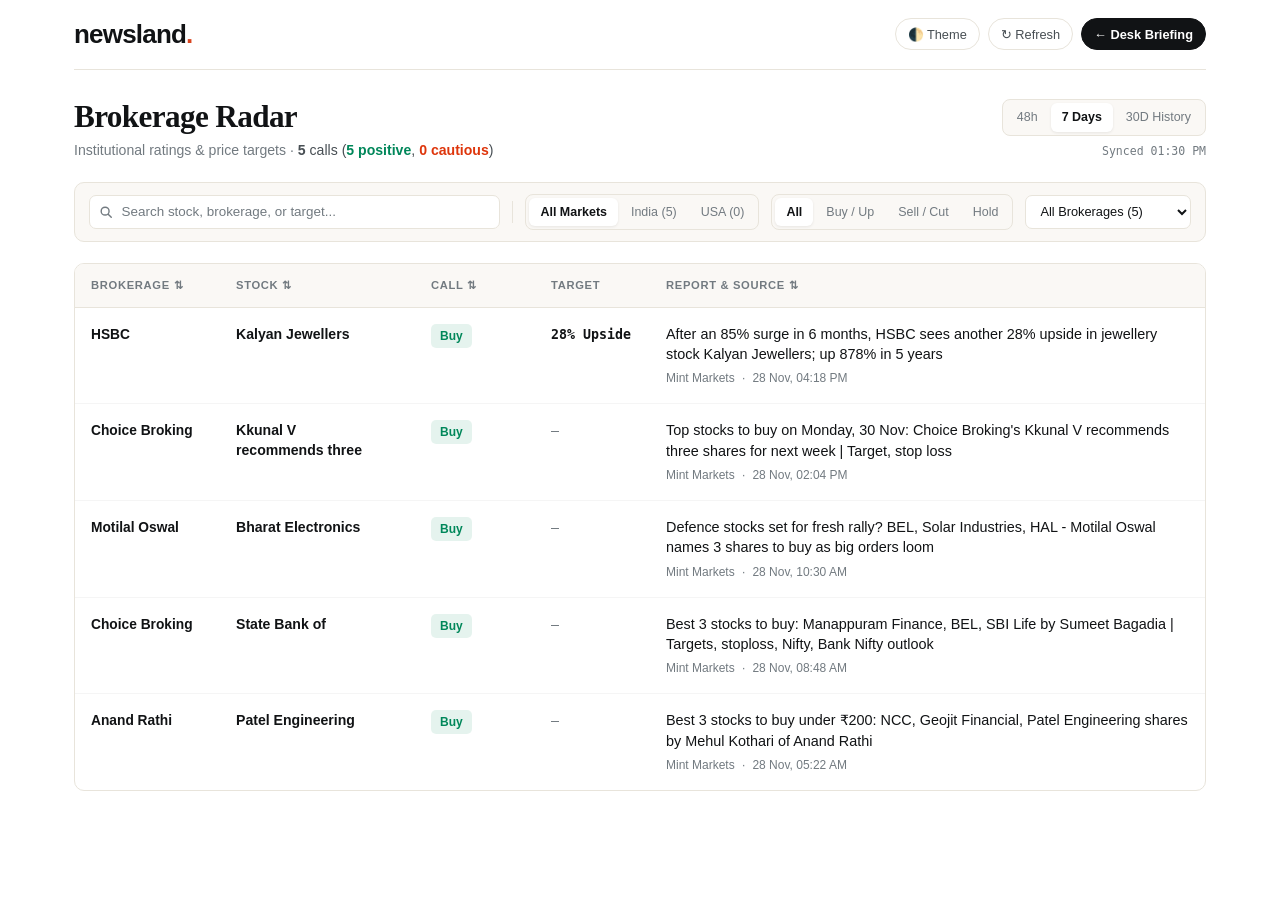
<file: public/radar.html>
<!DOCTYPE html>
<html lang="en" data-theme="paper">
<head>
  <meta charset="UTF-8">
  <meta name="viewport" content="width=device-width, initial-scale=1.0, maximum-scale=5.0, viewport-fit=cover">
  <title>Brokerage Radar | Newsland</title>
  <meta name="description" content="Calm, structured feed of institutional stock recommendations, target prices, and analyst ratings.">
  <link rel="icon" type="image/svg+xml" href="favicon.svg">
  <link rel="stylesheet" href="style.css">
  <style>
    :root {
      --bg: #ffffff;
      --bg-subtle: #faf8f5;
      --ink: #111315;
      --ink-secondary: #484f54;
      --ink-muted: #727a80;
      --border: #e8e4db;
      --border-light: rgba(0, 0, 0, 0.055);
      --accent: #d9441f;
      --card-bg: #ffffff;
      --tag-bg: #f5f2ea;
    }

    body {
      background: var(--bg);
      color: var(--ink);
    }

    .radar-shell {
      max-width: 1180px;
      margin: 0 auto;
      padding: 0 1.5rem 5rem;
    }

    /* ── Top Masthead ── */
    .radar-nav {
      display: flex;
      align-items: center;
      justify-content: space-between;
      padding: 1.15rem 0;
      border-bottom: 1px solid var(--border);
      gap: 1rem;
    }

    .radar-nav-right {
      display: flex;
      align-items: center;
      gap: 0.5rem;
    }

    .nav-ghost-btn {
      display: inline-flex;
      align-items: center;
      gap: 0.35rem;
      height: 32px;
      padding: 0 12px;
      border-radius: 16px;
      font-family: var(--font-sans);
      font-size: 0.8rem;
      font-weight: 500;
      color: var(--ink-secondary);
      background: transparent;
      border: 1px solid var(--border);
      cursor: pointer;
      text-decoration: none;
      transition: all 0.15s ease;
    }

    .nav-ghost-btn:hover {
      color: var(--ink);
      border-color: var(--ink-secondary);
      background: var(--bg-subtle);
    }

    .nav-back-btn {
      background: var(--ink);
      color: var(--bg);
      border-color: var(--ink);
      font-weight: 600;
    }

    .nav-back-btn:hover {
      opacity: 0.88;
      color: var(--bg);
      background: var(--ink);
    }

    /* ── Calm Editorial Hero ── */
    .radar-hero {
      display: flex;
      align-items: flex-end;
      justify-content: space-between;
      gap: 1.25rem;
      padding: 1.85rem 0 1.35rem;
      flex-wrap: wrap;
    }

    .radar-title {
      font-family: var(--font-serif);
      font-size: 1.95rem;
      font-weight: 700;
      letter-spacing: -0.02em;
      color: var(--ink);
      margin: 0 0 0.3rem;
      line-height: 1.15;
    }

    .radar-subtitle {
      font-family: var(--font-sans);
      font-size: 0.88rem;
      color: var(--ink-muted);
      margin: 0;
      line-height: 1.45;
    }

    .pulse-inline {
      color: var(--ink-secondary);
      font-weight: 500;
    }
    .pulse-inline .p-bull { color: var(--green-ticker); font-weight: 600; }
    .pulse-inline .p-bear { color: var(--red-ticker); font-weight: 600; }

    .radar-hero-right {
      display: flex;
      flex-direction: column;
      align-items: flex-end;
      gap: 0.45rem;
    }

    .seg-group {
      display: inline-flex;
      align-items: center;
      background: var(--bg-subtle);
      border: 1px solid var(--border);
      border-radius: 8px;
      padding: 3px;
      gap: 2px;
    }

    .seg-btn {
      padding: 5px 11px;
      border-radius: 6px;
      font-family: var(--font-sans);
      font-size: 0.78rem;
      font-weight: 500;
      color: var(--ink-muted);
      background: transparent;
      border: none;
      cursor: pointer;
      white-space: nowrap;
      transition: all 0.14s ease;
    }

    .seg-btn:hover { color: var(--ink); }

    .seg-btn.active {
      background: var(--card-bg);
      color: var(--ink);
      font-weight: 600;
      box-shadow: 0 1px 3px rgba(0, 0, 0, 0.08);
    }

    .sync-caption {
      font-family: var(--font-mono);
      font-size: 0.72rem;
      color: var(--ink-muted);
    }

    /* ── Unified Calm Filter Bar ── */
    .filter-bar {
      display: flex;
      align-items: center;
      gap: 0.75rem;
      padding: 0.65rem 0.85rem;
      margin-bottom: 1.35rem;
      background: var(--bg-subtle);
      border: 1px solid var(--border);
      border-radius: 10px;
      flex-wrap: wrap;
    }

    .search-wrap {
      position: relative;
      flex: 1 1 220px;
      min-width: 190px;
    }

    .search-field {
      width: 100%;
      height: 34px;
      padding: 0 12px 0 32px;
      font-family: var(--font-sans);
      font-size: 0.84rem;
      color: var(--ink);
      background: var(--card-bg);
      border: 1px solid var(--border);
      border-radius: 7px;
      outline: none;
      box-sizing: border-box;
      transition: border-color 0.15s ease;
    }

    .search-field::placeholder { color: var(--ink-muted); }
    .search-field:focus { border-color: var(--accent); }

    .search-glyph {
      position: absolute;
      left: 10px;
      top: 50%;
      transform: translateY(-50%);
      width: 14px;
      height: 14px;
      color: var(--ink-muted);
      pointer-events: none;
    }

    .filter-divider {
      width: 1px;
      height: 22px;
      background: var(--border);
    }

    .firm-select {
      height: 34px;
      padding: 0 28px 0 10px;
      font-family: var(--font-sans);
      font-size: 0.8rem;
      font-weight: 500;
      color: var(--ink);
      background: var(--card-bg);
      border: 1px solid var(--border);
      border-radius: 7px;
      outline: none;
      cursor: pointer;
    }

    .firm-select:focus { border-color: var(--accent); }

    .reset-link {
      font-family: var(--font-sans);
      font-size: 0.78rem;
      font-weight: 600;
      color: var(--accent);
      background: transparent;
      border: none;
      padding: 4px 6px;
      cursor: pointer;
    }
    .reset-link:hover { text-decoration: underline; }

    /* ── Spacious 5-Column Financial Table ── */
    .table-surface {
      background: var(--card-bg);
      border: 1px solid var(--border);
      border-radius: 10px;
      overflow: hidden;
    }

    .radar-table {
      width: 100%;
      border-collapse: collapse;
      font-family: var(--font-sans);
      text-align: left;
    }

    .radar-table thead th {
      padding: 0.8rem 1rem;
      font-size: 0.7rem;
      font-weight: 700;
      text-transform: uppercase;
      letter-spacing: 0.06em;
      color: var(--ink-muted);
      background: var(--bg-subtle);
      border-bottom: 1px solid var(--border);
      white-space: nowrap;
      user-select: none;
    }

    .radar-table thead th.sortable { cursor: pointer; }
    .radar-table thead th.sortable:hover { color: var(--ink); }

    .radar-table tbody tr {
      border-bottom: 1px solid var(--border-light);
      transition: background 0.12s ease;
    }

    .radar-table tbody tr:last-child { border-bottom: none; }
    .radar-table tbody tr:hover { background: var(--bg-subtle); }

    .radar-table td {
      padding: 1rem 1rem;
      vertical-align: top;
      font-size: 0.88rem;
      color: var(--ink);
    }

    .col-firm { width: 145px; }
    .col-stock { width: 195px; }
    .col-call { width: 120px; white-space: nowrap; }
    .col-target { width: 115px; white-space: nowrap; }
    .col-report { min-width: 280px; }

    /* Cell Typography */
    .firm-name {
      font-weight: 600;
      color: var(--ink);
      font-size: 0.86rem;
      line-height: 1.4;
    }

    .stock-link {
      display: inline-flex;
      align-items: center;
      gap: 0.35rem;
      font-weight: 600;
      color: var(--ink);
      text-decoration: none;
      line-height: 1.4;
    }

    .stock-link:hover {
      color: var(--accent);
    }

    .stock-link .xray-arrow {
      font-size: 0.72rem;
      color: var(--ink-muted);
      opacity: 0;
      transition: opacity 0.12s ease;
    }

    .stock-link:hover .xray-arrow {
      opacity: 1;
      color: var(--accent);
    }

    .mkt-micro {
      font-family: var(--font-mono);
      font-size: 0.64rem;
      font-weight: 600;
      color: var(--ink-muted);
      background: var(--bg-subtle);
      border: 1px solid var(--border);
      padding: 0 4px;
      border-radius: 3px;
      line-height: 1.5;
    }

    .call-pill {
      display: inline-flex;
      align-items: center;
      font-size: 0.75rem;
      font-weight: 600;
      padding: 3px 9px;
      border-radius: 5px;
    }
    .call-pill.bullish { background: rgba(0, 135, 90, 0.1); color: var(--green-ticker); }
    .call-pill.bearish { background: rgba(222, 53, 11, 0.1); color: var(--red-ticker); }
    .call-pill.neutral { background: var(--tag-bg); color: var(--ink-secondary); }

    .target-num {
      font-family: var(--font-mono);
      font-size: 0.83rem;
      font-weight: 600;
      color: var(--ink);
    }

    .target-dash {
      font-family: var(--font-mono);
      font-size: 0.83rem;
      color: var(--ink-muted);
    }

    .report-link {
      display: block;
      font-family: var(--font-sans);
      font-size: 0.9rem;
      font-weight: 500;
      color: var(--ink);
      text-decoration: none;
      line-height: 1.42;
    }

    .report-link:hover {
      color: var(--accent);
    }

    .report-meta {
      display: flex;
      align-items: center;
      gap: 0.45rem;
      margin-top: 0.3rem;
      font-size: 0.75rem;
      color: var(--ink-muted);
    }

    .empty-cell {
      text-align: center;
      padding: 3.5rem 1.5rem !important;
      color: var(--ink-muted) !important;
      font-size: 0.9rem;
    }

    /* ── Responsive Tablet / Mobile ── */
    @media (max-width: 860px) {
      .filter-divider { display: none; }
      .radar-hero { padding: 1.25rem 0 1rem; }
      .radar-hero-right { align-items: flex-start; }
    }

    @media (max-width: 720px) {
      .radar-shell { padding: 0 0.85rem 3.5rem; }
      .radar-title { font-size: 1.55rem; }

      .filter-bar {
        padding: 0.65rem;
        gap: 0.55rem;
      }

      .seg-group {
        max-width: 100%;
        overflow-x: auto;
        scrollbar-width: none;
      }
      .seg-group::-webkit-scrollbar { display: none; }

      .firm-select { width: 100%; }

      .radar-table thead { display: none; }
      .radar-table, .radar-table tbody, .radar-table tr, .radar-table td {
        display: block;
        width: 100%;
        box-sizing: border-box;
      }

      .radar-table tbody tr {
        padding: 1rem;
        display: grid;
        grid-template-columns: 1fr auto;
        grid-template-areas:
          "firm call"
          "stock target"
          "report report";
        gap: 0.35rem 0.75rem;
        align-items: center;
      }

      .radar-table td {
        padding: 0;
        width: auto !important;
        min-width: 0 !important;
      }

      .col-firm { grid-area: firm; }
      .col-call { grid-area: call; justify-self: end; }
      .col-stock { grid-area: stock; }
      .col-target { grid-area: target; justify-self: end; }
      .col-report { grid-area: report; margin-top: 0.35rem; }
    }
  </style>
</head>
<body>
  <div class="radar-shell">
    <!-- Top Masthead -->
    <header class="radar-nav">
      <div class="brand-block">
        <a class="wordmark" href="index.html" aria-label="Newsland home">newsland<span class="ink-dot">.</span></a>
      </div>
      <div class="radar-nav-right">
        <button id="theme-btn" class="nav-ghost-btn" title="Switch Reading Theme">🌓 Theme</button>
        <button id="refresh-btn" class="nav-ghost-btn" title="Refresh Feed">↻ Refresh</button>
        <a href="index.html" class="nav-ghost-btn nav-back-btn">← Desk Briefing</a>
      </div>
    </header>

    <!-- Calm Hero Header -->
    <section class="radar-hero">
      <div>
        <h1 class="radar-title">Brokerage Radar</h1>
        <p class="radar-subtitle">
          Institutional ratings &amp; price targets &middot;
          <span class="pulse-inline">
            <strong id="stat-total">--</strong> calls
            (<span class="p-bull"><span id="stat-bullish">--</span> positive</span>,
            <span class="p-bear"><span id="stat-bearish">--</span> cautious</span>)
          </span>
        </p>
      </div>
      <div class="radar-hero-right">
        <div class="seg-group" role="group" aria-label="Time Window">
          <button class="seg-btn time-pill" data-days="2">48h</button>
          <button class="seg-btn time-pill active" data-days="7">7 Days</button>
          <button class="seg-btn time-pill" data-days="30">30D History</button>
        </div>
        <span id="stat-updated" class="sync-caption">Syncing…</span>
      </div>
    </section>

    <!-- One Calm Unified Filter Bar -->
    <section class="filter-bar" aria-label="Filter recommendations">
      <div class="search-wrap">
        <svg class="search-glyph" viewBox="0 0 16 16" fill="none" stroke="currentColor" stroke-width="1.6" aria-hidden="true">
          <circle cx="7" cy="7" r="4.5"/>
          <path d="m10.5 10.5 3.5 3.5" stroke-linecap="round"/>
        </svg>
        <input id="radar-search" type="search" class="search-field" placeholder="Search stock, brokerage, or target..." autocomplete="off">
      </div>

      <span class="filter-divider" aria-hidden="true"></span>

      <div class="seg-group" role="group" aria-label="Filter by Market">
        <button class="seg-btn mkt-pill active" data-market="all">All Markets</button>
        <button class="seg-btn mkt-pill" data-market="India">India (<span id="count-mkt-india">0</span>)</button>
        <button class="seg-btn mkt-pill" data-market="US">USA (<span id="count-mkt-us">0</span>)</button>
      </div>

      <div class="seg-group" role="group" aria-label="Filter by Rating">
        <button class="seg-btn sent-pill active" data-action="all">All</button>
        <button class="seg-btn sent-pill" data-action="bullish">Buy / Up</button>
        <button class="seg-btn sent-pill" data-action="bearish">Sell / Cut</button>
        <button class="seg-btn sent-pill" data-action="neutral">Hold</button>
      </div>

      <select id="firm-select" class="firm-select" aria-label="Filter by Brokerage Firm">
        <option value="all">All Brokerages</option>
      </select>

      <button id="reset-filters-btn" class="reset-link" hidden>Reset</button>
    </section>

    <!-- Spacious 5-Column Financial Table -->
    <main class="table-surface">
      <table class="radar-table" aria-label="Brokerage Recommendations">
        <thead>
          <tr>
            <th class="col-firm sortable" data-sort="brokerage">Brokerage ⇅</th>
            <th class="col-stock sortable" data-sort="stock">Stock ⇅</th>
            <th class="col-call sortable" data-sort="action_label">Call ⇅</th>
            <th class="col-target">Target</th>
            <th class="col-report sortable" data-sort="published">Report &amp; Source ⇅</th>
          </tr>
        </thead>
        <tbody id="radar-tbody">
          <tr>
            <td colspan="5" class="empty-cell">Loading brokerage recommendations…</td>
          </tr>
        </tbody>
      </table>
    </main>
  </div>

  <script src="radar.js?v=6"></script>
</body>
</html>
</file>
<file: public/style.css>
/* Newsland: Exact Mockup Fidelity with Live Ticker Bar, Hero Carousel, and 3-Column Feed */

:root {
  --font-serif: "Charter", "Iowan Old Style", "Palatino", Georgia, serif;
  --font-sans: -apple-system, BlinkMacSystemFont, "SF Pro Display", "SF Pro Text", "Inter", "Segoe UI", Roboto, "Helvetica Neue", Arial, sans-serif;
  --font-mono: ui-monospace, "SFMono-Regular", Menlo, Monaco, Consolas, monospace;

  --max-width: 1340px;
  --accent-red: #d9441f;      /* Mockup signature terracotta / red-orange */
  --green-ticker: #00875a;    /* Green ticker delta */
  --red-ticker: #de350b;      /* Red ticker delta */
}

/* ========================================================
   THEMES: Paper (Default Mockup), Sepia, Slate, Night
   ======================================================== */

/* 1. Mockup Crisp Paper Ground (Default) */
html[data-theme="paper"] {
  --bg: #ffffff;
  --bg-subtle: #faf8f5;
  --ink: #111315;
  --ink-secondary: #484f54;
  --ink-muted: #727a80;
  --border: #e8e4db;
  --border-light: rgba(0, 0, 0, 0.04);
  --border-whisper: rgba(0, 0, 0, 0.045);
  --accent: #d9441f;
  --card-bg: #ffffff;
  --tag-bg: #f5f2ea;
  --drawer-bg: #ffffff;
}

/* 2. Kindle Sepia */
html[data-theme="sepia"] {
  --bg: #f5eedc;
  --bg-subtle: #eae0c8;
  --ink: #262019;
  --ink-secondary: #564b3e;
  --ink-muted: #807364;
  --border: #ded2ba;
  --border-light: #e8ddc7;
  --accent: #9e4320;
  --card-bg: #fcf6e8;
  --tag-bg: #e8dcc4;
  --drawer-bg: #f5eedc;
}

/* 3. reMarkable Slate */
html[data-theme="slate"] {
  --bg: #edf0f2;
  --bg-subtle: #e2e6ea;
  --ink: #0e1113;
  --ink-secondary: #3b4247;
  --ink-muted: #677077;
  --border: #d4d9de;
  --border-light: #e0e4e8;
  --accent: #1e3a57;
  --card-bg: #f8fafc;
  --tag-bg: #dfe4e8;
  --drawer-bg: #edf0f2;
}

/* 4. Kindle Night Ink */
html[data-theme="night"] {
  --bg: #121415;
  --bg-subtle: #1c1f21;
  --ink: #eae7e2;
  --ink-secondary: #a3a8ac;
  --ink-muted: #72797e;
  --border: #282c2f;
  --border-light: #1f2225;
  --accent: #e26a45;
  --card-bg: #191b1d;
  --tag-bg: #26292c;
  --drawer-bg: #16181a;
}

/* ========================================================
   GLOBAL RESETS
   ======================================================== */

* {
  box-sizing: border-box;
  margin: 0;
  padding: 0;
}

svg {
  flex-shrink: 0;
}

body {
  background-color: var(--bg);
  color: var(--ink);
  font-family: var(--font-serif);
  font-size: 14px;
  line-height: 1.5;
  -webkit-font-smoothing: antialiased;
  -moz-osx-font-smoothing: grayscale;
  text-rendering: optimizeLegibility;
  transition: background-color 0.12s ease, color 0.12s ease;
  overflow-x: hidden;
}

html[data-font="sans"] body {
  font-family: var(--font-sans);
}

/* ========================================================
   TEXT SIZE SCALING: Small (A-), Default, Large (A+)
   ======================================================== */
html[data-size="sm"] body { font-size: 13px; }
html[data-size="md"] body { font-size: 14px; }
html[data-size="lg"] body { font-size: 16px; }

@media (min-width: 681px) {
  html[data-size="sm"] .hero-headline { font-size: 42px; }
  html[data-size="sm"] .hero-dek { font-size: 14.5px; }
  html[data-size="sm"] .card-title { font-size: 18px; }
  html[data-size="sm"] .card-snippet { font-size: 13.5px; }

  html[data-size="md"] .hero-headline { font-size: 50px; }
  html[data-size="md"] .card-title { font-size: 20.5px; }
  html[data-size="md"] .card-snippet { font-size: 15px; }

  html[data-size="lg"] .hero-headline { font-size: 58px; }
  html[data-size="lg"] .hero-dek { font-size: 18.5px; }
  html[data-size="lg"] .card-title { font-size: 24px; line-height: 1.3; }
  html[data-size="lg"] .card-snippet { font-size: 17px; line-height: 1.5; }
}

a {
  color: inherit;
  text-decoration: none;
}

button, input {
  font: inherit;
  border: none;
  background: none;
}

button {
  cursor: pointer;
}

:focus-visible {
  outline: 2px solid var(--accent);
  outline-offset: 2px;
}

.sr-only {
  position: absolute;
  width: 1px;
  height: 1px;
  padding: 0;
  margin: -1px;
  overflow: hidden;
  clip: rect(0, 0, 0, 0);
  border: 0;
}

/* ========================================================
   1. TOP NAVIGATION HEADER
   ======================================================== */

.header {
  border-bottom: 1px solid var(--border);
  background: var(--bg);
}

.header-inner {
  max-width: var(--max-width);
  margin: 0 auto;
  padding: 14px 24px;
  display: grid;
  grid-template-columns: 160px 1fr auto;
  align-items: center;
  gap: 16px;
}

.brand-block {
  display: flex;
  align-items: center;
}

.wordmark {
  font-family: var(--font-sans);
  font-size: 26px;
  font-weight: 850;
  letter-spacing: -0.8px;
  color: var(--ink);
  line-height: 1;
}

.ink-dot {
  color: var(--accent-red);
}

/* Centered Rounded Pill Search Box */
.search-pill-wrap {
  position: relative;
  max-width: 440px;
  width: 100%;
  margin: 0 auto;
}

.search-pill-wrap input {
  width: 100%;
  padding: 7px 52px 7px 18px;
  font-family: var(--font-sans);
  font-size: 12.5px;
  color: var(--ink);
  background: var(--bg-subtle);
  border: 1px solid var(--border);
  border-radius: 20px;
  transition: border-color 0.12s ease, background-color 0.12s ease;
}

/* Hide native browser search cancel button in WebKit/Blink and MS Edge */
.search-pill-wrap input::-webkit-search-decoration,
.search-pill-wrap input::-webkit-search-cancel-button,
.search-pill-wrap input::-webkit-search-results-button,
.search-pill-wrap input::-webkit-search-results-decoration {
  -webkit-appearance: none;
  appearance: none;
  display: none;
}

.search-pill-wrap input::-ms-clear,
.search-pill-wrap input::-ms-reveal {
  display: none;
  width: 0;
  height: 0;
}

.search-pill-wrap input:focus {
  border-color: var(--ink);
  background: var(--bg);
  outline: none;
}

.search-pill-ico {
  width: 14px !important;
  height: 14px !important;
  max-width: 14px !important;
  max-height: 14px !important;
  position: absolute;
  right: 14px;
  top: 50%;
  transform: translateY(-50%);
  color: var(--ink-muted);
  pointer-events: none;
  display: block;
}

.search-clear {
  position: absolute;
  right: 32px;
  top: 50%;
  transform: translateY(-50%);
  display: inline-flex;
  align-items: center;
  justify-content: center;
  width: 18px;
  height: 18px;
  padding: 0;
  border: none;
  background: transparent;
  color: var(--ink-muted);
  cursor: pointer;
  border-radius: 50%;
  transition: color 0.15s ease, background-color 0.15s ease;
}

.search-clear:hover {
  color: var(--ink);
  background: rgba(0, 0, 0, 0.06);
}

.search-clear svg {
  width: 11px;
  height: 11px;
  display: block;
}

/* ── Instant Ticker Quick-Search Dropdown ────────────────────────────── */
.search-pill-wrap {
  position: relative;
}

.search-kbd-hint {
  position: absolute;
  right: 14px;
  top: 50%;
  transform: translateY(-50%);
  font-family: var(--font-sans);
  font-size: 9.5px;
  font-weight: 750;
  color: var(--ink-muted);
  background: var(--bg-subtle);
  border: 1px solid var(--border-light);
  border-radius: 3px;
  padding: 1px 5px;
  pointer-events: none;
  line-height: 1.2;
  transition: opacity 0.15s ease;
}

.search-pill-wrap input:focus ~ .search-kbd-hint,
.search-pill-wrap.has-value .search-kbd-hint {
  opacity: 0;
  pointer-events: none;
}

.search-dropdown {
  position: absolute;
  top: calc(100% + 8px);
  left: 0;
  right: 0;
  min-width: 340px;
  max-height: 480px;
  background: var(--card-bg);
  border: 1px solid var(--border);
  border-radius: 8px;
  box-shadow: 0 12px 36px rgba(0, 0, 0, 0.22);
  z-index: 1000;
  overflow-y: auto;
  display: flex;
  flex-direction: column;
}

.search-drop-section {
  padding: 8px 12px;
  border-bottom: 1px solid var(--border-light);
}

.search-drop-section:last-child {
  border-bottom: none;
}

.search-drop-title {
  font-size: 9px;
  font-weight: 800;
  letter-spacing: 0.06em;
  text-transform: uppercase;
  color: var(--ink-muted);
  margin-bottom: 6px;
  display: block;
}

.search-quick-tickers {
  display: flex;
  flex-wrap: wrap;
  gap: 5px;
}

.quick-ticker-pill {
  font-size: 10px;
  font-weight: 700;
  padding: 3px 8px;
  border-radius: 4px;
  background: var(--bg-subtle);
  border: 1px solid var(--border-light);
  color: var(--ink);
  cursor: pointer;
  transition: all 0.12s ease;
  white-space: nowrap;
}

.quick-ticker-pill:hover {
  background: var(--ink);
  color: var(--card-bg);
  border-color: var(--ink);
}

.search-ticker-item {
  display: flex;
  align-items: center;
  justify-content: space-between;
  padding: 6px 8px;
  border-radius: 5px;
  cursor: pointer;
  transition: background 0.12s ease;
  margin-bottom: 2px;
}

.search-ticker-item:hover,
.search-ticker-item.active {
  background: var(--bg-subtle);
}

.search-ticker-left {
  display: flex;
  align-items: center;
  gap: 8px;
}

.search-ticker-badge {
  font-size: 9px;
  font-weight: 800;
  padding: 1.5px 5px;
  border-radius: 3px;
  background: var(--ink);
  color: var(--card-bg);
  min-width: 55px;
  text-align: center;
}

.search-ticker-meta {
  display: flex;
  flex-direction: column;
}

.search-ticker-name {
  font-size: 11px;
  font-weight: 650;
  color: var(--ink);
  line-height: 1.25;
}

.search-ticker-sector {
  font-size: 9px;
  color: var(--ink-muted);
}

.search-xray-cta {
  font-size: 9.5px;
  font-weight: 700;
  color: var(--blue-primary);
  background: none;
  border: none;
  cursor: pointer;
  padding: 2px 6px;
  border-radius: 3px;
  display: inline-flex;
  align-items: center;
  gap: 2px;
  white-space: nowrap;
}

.search-ticker-item:hover .search-xray-cta {
  background: rgba(0, 102, 204, 0.08);
}

.search-story-item {
  padding: 5px 8px;
  border-radius: 5px;
  cursor: pointer;
  display: flex;
  flex-direction: column;
  gap: 2px;
  transition: background 0.12s ease;
}

.search-story-item:hover {
  background: var(--bg-subtle);
}

.search-story-title {
  font-size: 10.5px;
  font-weight: 600;
  color: var(--ink);
  line-height: 1.3;
  display: -webkit-box;
  -webkit-line-clamp: 2;
  -webkit-box-orient: vertical;
  overflow: hidden;
}

.search-story-meta {
  font-size: 9px;
  color: var(--ink-muted);
}

.search-drop-footer {
  padding: 5px 12px;
  background: var(--bg-subtle);
  font-size: 9px;
  color: var(--ink-muted);
  display: flex;
  justify-content: space-between;
}


/* Header Right: Date & Hamburger */
.header-right {
  display: flex;
  align-items: center;
  justify-content: flex-end;
  gap: 12px;
  font-family: var(--font-sans);
}

.header-radar-btn {
  display: inline-flex;
  align-items: center;
  gap: 4px;
  height: 30px;
  padding: 0 12px;
  border-radius: 16px;
  font-size: 12px;
  font-weight: 600;
  color: var(--ink);
  background: var(--bg-subtle);
  border: 1px solid var(--border);
  text-decoration: none;
  white-space: nowrap;
  transition: all 0.14s ease;
}

.header-radar-btn:hover {
  border-color: var(--accent-red);
  color: var(--accent-red);
}

.header-date {
  font-size: 12px;
  color: var(--ink-secondary);
  white-space: nowrap;
}

.hamburger-btn {
  display: inline-flex;
  align-items: center;
  justify-content: center;
  padding: 4px;
  color: var(--ink);
  border-radius: 4px;
  transition: color 0.12s ease;
}

.hamburger-btn:hover {
  color: var(--accent-red);
}

/* ========================================================
   2. LIVE MARKET TICKER STRIP
   ======================================================== */

.ticker-strip {
  border-bottom: 1px solid var(--border);
  background: var(--bg);
  padding: 0;
  font-family: var(--font-sans);
}

.ticker-inner {
  max-width: var(--max-width);
  margin: 0 auto;
  padding: 9px 24px;
  display: flex;
  align-items: center;
  gap: 0;
  min-height: 36px;
  overflow-x: auto;
  -webkit-overflow-scrolling: touch;
  scrollbar-width: none;
}

.ticker-inner::-webkit-scrollbar { display: none; }

.ticker-item {
  display: inline-flex;
  align-items: baseline;
  gap: 6px;
  white-space: nowrap;
  flex-shrink: 0;
}

.ticker-name {
  font-size: 11px;
  font-weight: 700;
  color: var(--ink);
  letter-spacing: 0.02em;
}

.ticker-val {
  font-size: 11px;
  font-weight: 500;
  color: var(--ink);
  font-variant-numeric: tabular-nums;
}

.ticker-pct {
  font-size: 10.5px;
  font-weight: 600;
  font-variant-numeric: tabular-nums;
}

.ticker-pct.up   { color: var(--green-ticker); }
.ticker-pct.down { color: var(--red-ticker); }

.ticker-divider {
  width: 1px;
  height: 14px;
  background: var(--border);
  flex-shrink: 0;
  margin: 0 16px;
}

/* Tipsheet-style Micro Range Ruler in Top Ticker Strip */
.ticker-ruler-wrap {
  display: inline-flex;
  align-items: center;
  margin-left: 5px;
  vertical-align: middle;
}

.ticker-ruler-track {
  display: inline-block;
  position: relative;
  width: 28px;
  height: 2px;
  background: var(--border);
  border-radius: 1px;
}

.ticker-ruler-band {
  position: absolute;
  left: 20%;
  width: 60%;
  top: 0;
  bottom: 0;
  background: rgba(0, 0, 0, 0.08);
}

html[data-theme="slate"] .ticker-ruler-band,
html[data-theme="night"] .ticker-ruler-band {
  background: rgba(255, 255, 255, 0.14);
}

.ticker-ruler-dot {
  position: absolute;
  top: -2.5px;
  width: 7px;
  height: 7px;
  border-radius: 50%;
  background: var(--accent-red);
  margin-left: -3.5px;
  box-shadow: 0 0 0 1px var(--bg);
}

.ticker-loading {
  display: block;
  padding: 2px 0;
  color: var(--ink-muted);
  font-size: 11px;
}

/* ========================================================
   3. SUBNAV: TRENDING + SECTION TABS
   ======================================================== */

.subnav-strip {
  border-bottom: 1px solid var(--border);
  background: var(--bg);
}

.subnav-inner {
  max-width: var(--max-width);
  margin: 0 auto;
  padding: 10px 24px 12px;
  display: flex;
  flex-direction: column;
  gap: 10px;
  font-family: var(--font-sans);
}

.subnav-row-primary {
  display: flex;
  align-items: center;
  justify-content: space-between;
  gap: 16px;
  flex-wrap: wrap;
}

.subnav-row-secondary {
  display: flex;
  align-items: center;
  justify-content: space-between;
  gap: 16px;
  padding-top: 8px;
  border-top: 1px solid var(--border-light);
  flex-wrap: wrap;
}

.tabs-controls-right {
  display: flex;
  align-items: center;
  gap: 8px;
}

/* Trending Keywords */
.trending-wrap {
  display: flex;
  align-items: center;
  gap: 10px;
  flex-wrap: wrap;
}

.trending-label {
  font-size: 11px;
  font-weight: 700;
  color: var(--ink-muted);
  text-transform: uppercase;
  letter-spacing: 0.05em;
}

.trending-pills {
  display: flex;
  align-items: center;
  flex-wrap: wrap;
  gap: 10px;
}

.trend-pill {
  font-size: 11.5px;
  color: var(--ink-secondary);
  cursor: pointer;
  transition: color 0.12s ease;
  user-select: none;
}

.trend-pill:hover, .trend-pill.active {
  color: var(--accent-red);
  font-weight: 600;
  text-decoration: underline;
  text-underline-offset: 2px;
}

/* Section Tabs */
.tabs-wrap {
  display: flex;
  align-items: center;
  gap: 18px;
}

.sec-tabs {
  display: flex;
  align-items: center;
  gap: 18px;
}

.tab-btn {
  font-size: 12.5px;
  font-weight: 500;
  color: var(--ink-muted);
  padding: 4px 0;
  border-bottom: 2px solid transparent;
  transition: all 0.12s ease;
}

.tab-btn:hover {
  color: var(--ink);
}

.tab-btn.active {
  color: var(--ink);
  font-weight: 700;
  border-bottom-color: var(--ink);
}

.tab-badge {
  font-size: 9.5px;
  font-weight: 750;
  color: var(--accent-red);
  margin-left: 3px;
  vertical-align: top;
}

.subnav-divider {
  width: 1px;
  height: 14px;
  background: var(--border);
  flex-shrink: 0;
  margin: 0 4px;
}

/* Sector Filter Pills */
.sector-pills {
  display: flex;
  align-items: center;
  gap: 4px;
  flex-wrap: wrap;
}

.sector-pill {
  font-family: var(--font-sans);
  font-size: 11.5px;
  font-weight: 500;
  color: var(--ink-muted);
  background: transparent;
  border: 1px solid transparent;
  border-radius: 6px;
  padding: 3px 9px;
  cursor: pointer;
  transition: all 0.12s ease;
  white-space: nowrap;
}

.sector-pill:hover {
  color: var(--ink);
  background: var(--bg-subtle);
}

.sector-pill.active {
  background: var(--tag-bg);
  color: var(--ink);
  border-color: var(--border);
  font-weight: 600;
}

/* Market Movers Only & Latest Sort Filter Buttons */
.movers-filter-btn,
.latest-sort-btn {
  display: inline-flex;
  align-items: center;
  gap: 4px;
  font-family: var(--font-sans);
  font-size: 11.5px;
  font-weight: 550;
  color: var(--ink-secondary);
  background: var(--card-bg);
  border: 1px solid var(--border);
  padding: 4px 11px;
  border-radius: 14px;
  cursor: pointer;
  transition: all 0.14s ease;
  white-space: nowrap;
}

.movers-filter-btn:hover,
.latest-sort-btn:hover {
  color: var(--ink);
  border-color: var(--ink-secondary);
  background: var(--bg-subtle);
}

.movers-filter-btn.active,
.latest-sort-btn.active {
  background: var(--ink);
  color: var(--bg);
  border-color: var(--ink);
  font-weight: 600;
}

/* ========================================================
   3B. PRE-MARKET TRADING DESK BRIEF
   ======================================================== */

.premarket-brief {
  border: 1px solid var(--border);
  border-radius: 14px;
  background: var(--bg-subtle);
  padding: 14px 18px 16px;
  margin-bottom: 24px;
  font-family: var(--font-sans);
  box-shadow: 0 4px 20px -2px rgba(0, 0, 0, 0.04), 0 1px 3px rgba(0, 0, 0, 0.02);
  transition: all 0.2s ease;
}

.premarket-header {
  display: flex;
  align-items: center;
  justify-content: space-between;
  border-bottom: 1px solid var(--border-whisper);
  padding-bottom: 8px;
  margin-bottom: 12px;
}

.premarket-pulse-dot {
  width: 7px;
  height: 7px;
  border-radius: 50%;
  background: var(--accent-red);
  box-shadow: 0 0 0 2px rgba(217, 68, 31, 0.25);
  animation: pulseBriefDot 2.2s infinite ease-in-out;
  flex-shrink: 0;
}

@keyframes pulseBriefDot {
  0%, 100% { opacity: 1; transform: scale(1); }
  50% { opacity: 0.45; transform: scale(0.85); }
}

.premarket-brief.is-collapsed {
  padding: 8px 16px;
}

.premarket-brief.is-collapsed .premarket-header {
  border-bottom: none;
  margin-bottom: 0;
  padding-bottom: 0;
}

.premarket-collapsed-summary {
  display: inline-flex;
  align-items: center;
  gap: 6px;
  font-size: 11px;
  font-weight: 600;
  color: var(--ink);
}

.premarket-collapsed-summary[hidden] {
  display: none !important;
}

.pm-collapsed-price {
  font-weight: 750;
  font-family: var(--font-sans);
}

.pm-collapsed-chg {
  font-size: 10.5px;
  font-weight: 650;
}

.pm-collapsed-chg.up {
  color: var(--green-ticker);
}

.pm-collapsed-chg.down {
  color: var(--red-ticker);
}

.premarket-title-wrap {
  display: flex;
  align-items: center;
  gap: 8px;
  flex-wrap: wrap;
}

.premarket-tag {
  font-size: 10.5px;
  font-weight: 800;
  letter-spacing: 0.08em;
  text-transform: uppercase;
  color: var(--accent-red);
}

.premarket-sep {
  color: var(--ink-muted);
}

.premarket-bias-badge {
  font-size: 9.5px;
  font-weight: 700;
  letter-spacing: 0.04em;
  text-transform: uppercase;
  color: var(--ink-secondary);
  background: var(--card-bg);
  border: 1px solid var(--border);
  padding: 2px 8px;
  border-radius: 12px;
  transition: all 0.15s ease;
}

.premarket-bias-badge.up {
  color: var(--green-ticker);
  border-color: rgba(0, 135, 90, 0.3);
  background: rgba(0, 135, 90, 0.08);
}

.premarket-bias-badge.down {
  color: var(--red-ticker);
  border-color: rgba(222, 53, 11, 0.3);
  background: rgba(222, 53, 11, 0.08);
}
  color: var(--red-ticker);
  border-color: rgba(222, 53, 11, 0.25);
  background: rgba(222, 53, 11, 0.07);
}

.premarket-actions {
  display: flex;
  align-items: center;
  gap: 8px;
  flex-wrap: wrap;
}

/* 60-Second Audio Brief Button & Wave */
.audio-brief-btn {
  display: inline-flex;
  align-items: center;
  gap: 5px;
  background: var(--card-bg);
  color: var(--ink);
  border: 1px solid var(--border);
  border-radius: 14px;
  font-family: var(--font-sans);
  font-size: 11px;
  font-weight: 600;
  padding: 3px 10px;
  cursor: pointer;
  transition: all 0.15s ease;
  white-space: nowrap;
}

.audio-brief-btn:hover {
  border-color: var(--ink-secondary);
  background: var(--bg);
}

.audio-brief-btn.is-playing {
  background: var(--accent-red);
  border-color: var(--accent-red);
  color: #fff;
  box-shadow: 0 0 10px rgba(222, 53, 11, 0.35);
}

.audio-icon {
  font-size: 9.5px;
  line-height: 1;
}

.soundwave {
  display: inline-flex;
  align-items: flex-end;
  gap: 2px;
  height: 10px;
}

.soundwave span {
  display: inline-block;
  width: 2px;
  height: 100%;
  background: currentColor;
  border-radius: 1px;
  animation: audioWave 0.8s ease-in-out infinite alternate;
}

.soundwave span:nth-child(1) { animation-delay: 0.1s; height: 35%; }
.soundwave span:nth-child(2) { animation-delay: 0.3s; height: 80%; }
.soundwave span:nth-child(3) { animation-delay: 0.2s; height: 100%; }
.soundwave span:nth-child(4) { animation-delay: 0.4s; height: 60%; }

@keyframes audioWave {
  0% { transform: scaleY(0.3); }
  100% { transform: scaleY(1); }
}

.share-card-btn,
.copy-memo-btn,
.signal-digest-btn {
  display: inline-flex;
  align-items: center;
  gap: 5px;
  background: var(--card-bg);
  border: 1px solid var(--border);
  border-radius: 14px;
  font-family: var(--font-sans);
  font-size: 11px;
  font-weight: 550;
  color: var(--ink-secondary);
  cursor: pointer;
  padding: 3px 10px;
  transition: all 0.15s ease;
  white-space: nowrap;
}

.share-card-btn:hover,
.copy-memo-btn:hover,
.signal-digest-btn:hover {
  background: var(--bg);
  color: var(--ink);
  border-color: var(--ink-secondary);
}

.share-card-btn .share-icon,
.signal-digest-btn .digest-icon {
  font-size: 9.5px;
  line-height: 1;
}

.premarket-toggle {
  background: none;
  border: none;
  font-size: 10.5px;
  font-weight: 600;
  color: var(--ink-muted);
  cursor: pointer;
  padding: 2px 6px;
  transition: color 0.12s ease;
}

.premarket-toggle:hover {
  color: var(--ink);
}

.pm-col-header-row {
  display: flex;
  align-items: center;
  justify-content: space-between;
  gap: 8px;
}

.pm-vix-badge {
  font-size: 9px;
  font-weight: 750;
  letter-spacing: 0.04em;
  padding: 1px 6px;
  border-radius: 3px;
  background: rgba(100, 116, 139, 0.12);
  color: var(--ink-secondary);
  border: 1px solid var(--border-light);
  font-variant-numeric: tabular-nums;
  cursor: help;
  transition: all 0.15s ease;
}

.pm-vix-badge.vix-calm {
  background: rgba(0, 135, 90, 0.1);
  color: var(--green-ticker);
  border-color: rgba(0, 135, 90, 0.3);
}

.pm-vix-badge.vix-normal {
  background: rgba(0, 101, 255, 0.1);
  color: #0052cc;
  border-color: rgba(0, 101, 255, 0.3);
}

.pm-vix-badge.vix-elevated {
  background: rgba(255, 153, 0, 0.12);
  color: #d97706;
  border-color: rgba(255, 153, 0, 0.35);
}

.pm-vix-badge.vix-fear {
  background: rgba(222, 53, 11, 0.12);
  color: var(--red-ticker);
  border-color: rgba(222, 53, 11, 0.4);
  font-weight: 800;
}

.premarket-cols {
  display: grid;
  grid-template-columns: repeat(3, minmax(0, 1fr));
  gap: 20px;
}

/* ── 3-Pillar Post-Market Evening Desk Styles ────────────────────────── */
.postmarket-cols {
  display: grid;
  grid-template-columns: repeat(3, minmax(0, 1fr));
  gap: 16px;
  align-items: stretch;
}

.postmarket-pillar-col {
  display: flex;
  flex-direction: column;
  gap: 6px;
}

.pillar-status-badge {
  font-size: 8.5px;
  font-weight: 750;
  letter-spacing: 0.04em;
  padding: 1.5px 6px;
  border-radius: 3px;
  text-transform: uppercase;
}

.pillar-status-badge.live {
  background: rgba(16, 185, 129, 0.12);
  color: var(--green-ticker);
  border: 1px solid rgba(16, 185, 129, 0.35);
}

.pillar-status-badge.prep {
  background: rgba(245, 158, 11, 0.12);
  color: #d97706;
  border: 1px solid rgba(245, 158, 11, 0.35);
}

.pm-commodity-grid,
.pm-global-grid {
  display: grid;
  grid-template-columns: repeat(2, minmax(0, 1fr));
  gap: 5px;
}

.pm-comm-item {
  display: flex;
  justify-content: space-between;
  align-items: center;
  padding: 4px 7px;
  background: var(--bg-subtle);
  border: 1px solid var(--border-light);
  border-radius: 4px;
  min-height: 26px;
}

.pm-commodity-grid .pm-comm-item:last-child:nth-child(odd) {
  grid-column: span 2;
}

.pm-comm-name {
  font-size: 10px;
  font-weight: 600;
  color: var(--ink-secondary);
  white-space: nowrap;
  overflow: hidden;
  text-overflow: ellipsis;
}

.pm-comm-val-group {
  display: flex;
  align-items: baseline;
  gap: 4px;
  flex-shrink: 0;
}

.pm-comm-price {
  font-size: 10.5px;
  font-weight: 700;
  color: var(--ink);
  font-family: var(--font-mono, monospace);
  font-variant-numeric: tabular-nums;
}

.pm-comm-chg {
  font-size: 9.5px;
  font-weight: 700;
  font-family: var(--font-mono, monospace);
  font-variant-numeric: tabular-nums;
}

.pm-comm-chg.up { color: var(--green-ticker); }
.pm-comm-chg.down { color: var(--red-ticker); }

.pillar-lead-box {
  margin-top: auto;
  padding: 5px 8px;
  background: var(--bg-subtle);
  border: 1px solid var(--border-light);
  border-left: 2.5px solid var(--accent-red);
  border-radius: 0 4px 4px 0;
  display: flex;
  flex-direction: column;
  gap: 2px;
}

.pillar-lead-tag {
  font-size: 8px;
  font-weight: 800;
  letter-spacing: 0.05em;
  color: var(--ink-muted);
  text-transform: uppercase;
}

.pillar-lead-title {
  font-size: 10.5px;
  font-weight: 600;
  line-height: 1.35;
  color: var(--ink);
  text-decoration: none;
  display: -webkit-box;
  -webkit-line-clamp: 2;
  -webkit-box-orient: vertical;
  overflow: hidden;
}

.pillar-lead-title:hover {
  text-decoration: underline;
  color: var(--accent-red);
}

.pm-earnings-list {
  display: flex;
  flex-direction: column;
  gap: 5px;
}

.pm-earnings-card {
  padding: 5px 8px;
  background: var(--bg-subtle);
  border: 1px solid var(--border-light);
  border-radius: 4px;
  display: flex;
  flex-direction: column;
  justify-content: center;
  min-height: 26px;
  transition: border-color 0.15s ease;
}

.pm-earnings-card:hover {
  border-color: var(--ink-muted);
}

.pm-earnings-top {
  display: flex;
  align-items: baseline;
  gap: 6px;
}

.pm-earnings-ticker {
  font-size: 8.5px;
  font-weight: 800;
  padding: 1px 5px;
  border-radius: 2px;
  background: var(--ink);
  color: var(--card-bg);
  letter-spacing: 0.03em;
  flex-shrink: 0;
  line-height: 1.2;
}

.pm-earnings-title {
  font-size: 10.5px;
  font-weight: 600;
  line-height: 1.35;
  color: var(--ink);
  text-decoration: none;
  display: -webkit-box;
  -webkit-line-clamp: 2;
  -webkit-box-orient: vertical;
  overflow: hidden;
}

.pm-earnings-title:hover {
  text-decoration: underline;
  color: var(--accent-red);
}

.pm-earnings-sub {
  font-size: 9px;
  color: var(--ink-muted);
  line-height: 1.25;
}



.premarket-col {
  display: flex;
  flex-direction: column;
  gap: 8px;
}

.pm-card {
  background: var(--card-bg);
  border: 1px solid var(--border);
  border-radius: 10px;
  padding: 12px 14px;
  box-shadow: 0 1px 4px rgba(0, 0, 0, 0.03);
  transition: border-color 0.15s ease, box-shadow 0.15s ease;
}

.pm-card:hover {
  border-color: var(--ink-muted);
  box-shadow: 0 2px 8px rgba(0, 0, 0, 0.05);
}

.pm-card-badge {
  font-size: 8.5px;
  font-weight: 750;
  letter-spacing: 0.04em;
  text-transform: uppercase;
  color: var(--ink-muted);
  background: var(--bg-subtle);
  border: 1px solid var(--border-whisper);
  padding: 1.5px 6px;
  border-radius: 4px;
  font-variant-numeric: tabular-nums;
}

.premarket-col-label {
  font-size: 10px;
  font-weight: 800;
  letter-spacing: 0.06em;
  text-transform: uppercase;
  color: var(--ink-muted);
}

.premarket-big-stat {
  display: flex;
  align-items: baseline;
  gap: 8px;
  flex-wrap: wrap;
}

.pm-val {
  font-size: 25px;
  font-weight: 800;
  color: var(--ink);
  font-variant-numeric: tabular-nums;
  line-height: 1.1;
  letter-spacing: -0.5px;
}

.pm-chg {
  font-size: 11px;
  font-weight: 700;
  padding: 2.5px 7px;
  border-radius: 6px;
  font-variant-numeric: tabular-nums;
  display: inline-flex;
  align-items: center;
  gap: 3px;
}

.pm-chg.up {
  color: var(--green-ticker);
  background: rgba(0, 135, 90, 0.09);
  border: 1px solid rgba(0, 135, 90, 0.25);
}

.pm-chg.down {
  color: var(--red-ticker);
  background: rgba(222, 53, 11, 0.09);
  border: 1px solid rgba(222, 53, 11, 0.25);
}

/* Tipsheet-style 52-Week Range Ruler in Indicated Open */
.pm-ruler-wrap {
  margin: 3px 0 2px;
  display: flex;
  flex-direction: column;
  gap: 2.5px;
}

.pm-ruler-labels {
  display: flex;
  justify-content: space-between;
  align-items: baseline;
  font-size: 9px;
  color: var(--ink-muted);
}

.ruler-bound {
  font-variant-numeric: tabular-nums;
  font-weight: 600;
}

.ruler-pos {
  font-variant-numeric: tabular-nums;
  font-weight: 700;
  color: var(--ink);
  font-size: 9px;
}

.pm-ruler-track {
  position: relative;
  height: 4px;
  background: var(--border-light);
  border-radius: 2px;
  margin: 2px 0;
}

.pm-ruler-band {
  position: absolute;
  left: 10%;
  width: 80%;
  top: 0;
  bottom: 0;
  background: rgba(0, 0, 0, 0.06);
  border-radius: 2px;
}

html[data-theme="slate"] .pm-ruler-band,
html[data-theme="night"] .pm-ruler-band {
  background: rgba(255, 255, 255, 0.12);
}

.pm-ruler-dot {
  position: absolute;
  top: -2.5px;
  width: 9px;
  height: 9px;
  border-radius: 50%;
  background: var(--accent-red);
  margin-left: -4.5px;
  box-shadow: 0 0 0 1.5px var(--card-bg), 0 1px 3px rgba(0, 0, 0, 0.2);
}

.pm-dma-row {
  display: flex;
  align-items: center;
  gap: 6px;
  font-size: 10px;
  margin-top: 2px;
  flex-wrap: wrap;
}

.dma-item {
  display: inline-flex;
  align-items: center;
  gap: 4px;
  background: var(--bg-subtle);
  padding: 2px 6px;
  border-radius: 4px;
  border: 1px solid var(--border-whisper);
}

.dma-lbl {
  font-size: 8.5px;
  font-weight: 750;
  color: var(--ink-muted);
  text-transform: uppercase;
}

.dma-val {
  font-weight: 750;
  color: var(--ink);
  font-variant-numeric: tabular-nums;
}

.dma-pct {
  font-size: 9px;
  font-weight: 700;
  font-variant-numeric: tabular-nums;
}

.dma-pct.up   { color: var(--green-ticker); }
.dma-pct.down { color: var(--red-ticker); }

.dma-sep {
  display: none;
}

.pm-sub {
  font-size: 9.5px;
  color: var(--ink-muted);
  margin: 0;
  line-height: 1.35;
}

.pm-flows-row {
  display: grid;
  grid-template-columns: repeat(3, 1fr);
  gap: 6px;
  margin: 2px 0;
}

.flow-item {
  display: flex;
  flex-direction: column;
  align-items: center;
  justify-content: center;
  padding: 5px 4px;
  background: var(--bg-subtle);
  border: 1px solid var(--border-whisper);
  border-radius: 6px;
}

.flow-name {
  font-size: 8.5px;
  font-weight: 800;
  letter-spacing: 0.05em;
  color: var(--ink-muted);
  text-transform: uppercase;
  margin-bottom: 2px;
}

.flow-val {
  font-size: 11px;
  font-weight: 750;
  font-variant-numeric: tabular-nums;
  font-family: var(--font-mono, monospace);
  white-space: nowrap;
}

.flow-val.up   { color: var(--green-ticker); }
.flow-val.down { color: var(--red-ticker); }

.flow-item.flow-net {
  background: rgba(0, 0, 0, 0.02);
  border-color: var(--border-light);
}

.pm-breadth-row {
  display: flex;
  flex-direction: column;
  gap: 4px;
  margin-top: 3px;
  padding-top: 6px;
  border-top: 1px dashed var(--border-whisper);
}

.pm-breadth-header {
  display: flex;
  align-items: center;
  justify-content: space-between;
}

.breadth-lbl {
  font-size: 9px;
  font-weight: 800;
  color: var(--ink-muted);
  text-transform: uppercase;
  letter-spacing: 0.05em;
}

.breadth-ratio {
  font-weight: 750;
  font-size: 9.5px;
  color: var(--ink);
  background: var(--bg-subtle);
  padding: 1px 5px;
  border-radius: 4px;
  border: 1px solid var(--border-whisper);
}

.pm-sector-chips-compact {
  display: flex;
  align-items: center;
  gap: 4px;
  flex-wrap: wrap;
}

.sector-chip {
  display: inline-flex;
  align-items: center;
  gap: 3px;
  font-size: 9.5px;
  font-weight: 700;
  padding: 2px 6px;
  border-radius: 4px;
  background: var(--bg-subtle);
  border: 1px solid var(--border-whisper);
  font-variant-numeric: tabular-nums;
}

.sector-chip.up {
  color: var(--green-ticker);
  background: rgba(0, 135, 90, 0.06);
  border-color: rgba(0, 135, 90, 0.2);
}

.sector-chip.down {
  color: var(--red-ticker);
  background: rgba(222, 53, 11, 0.06);
  border-color: rgba(222, 53, 11, 0.2);
}

.chip-name {
  font-weight: 700;
}

.chip-pct {
  font-family: var(--font-mono, monospace);
}

.pm-overnight-grid {
  display: grid;
  grid-template-columns: repeat(2, 1fr);
  gap: 6px;
  margin-top: 2px;
}

.cue-card {
  display: flex;
  flex-direction: column;
  justify-content: space-between;
  padding: 6px 9px;
  background: var(--bg-subtle);
  border: 1px solid var(--border-whisper);
  border-radius: 6px;
  gap: 3px;
  min-height: 42px;
}

.cue-k {
  font-size: 8.5px;
  font-weight: 750;
  color: var(--ink-secondary);
  text-transform: uppercase;
  letter-spacing: 0.04em;
}

.cue-v {
  display: flex;
  align-items: center;
  justify-content: space-between;
  gap: 4px;
}

.cue-num {
  font-size: 11.5px;
  font-weight: 800;
  color: var(--ink);
  font-family: var(--font-mono, monospace);
  font-variant-numeric: tabular-nums;
}

.cue-pill {
  font-size: 9px;
  font-weight: 750;
  padding: 1.5px 5px;
  border-radius: 4px;
  font-variant-numeric: tabular-nums;
  font-family: var(--font-mono, monospace);
  white-space: nowrap;
}

.cue-pill.up {
  color: var(--green-ticker);
  background: rgba(0, 135, 90, 0.1);
  border: 1px solid rgba(0, 135, 90, 0.2);
}

.cue-pill.down {
  color: var(--red-ticker);
  background: rgba(222, 53, 11, 0.1);
  border: 1px solid rgba(222, 53, 11, 0.2);
}

.cue-pill.neutral {
  color: var(--ink-muted);
  background: var(--border-whisper);
  border: 1px solid var(--border-light);
}

.premarket-takeaway {
  margin-top: 10px;
  padding: 10px 14px;
  background: var(--card-bg);
  border: 1px solid var(--border);
  border-left: 3.5px solid var(--accent-red);
  border-radius: 0 8px 8px 0;
  box-shadow: 0 1px 4px rgba(0, 0, 0, 0.03);
  display: flex;
  flex-direction: column;
  gap: 6px;
}

.takeaway-header {
  display: flex;
  align-items: center;
  gap: 6px;
}

.takeaway-icon {
  font-size: 11px;
  color: var(--accent-red);
}

.takeaway-label {
  font-size: 9.5px;
  font-weight: 850;
  letter-spacing: 0.07em;
  text-transform: uppercase;
  color: var(--accent-red);
}

.takeaway-text {
  font-size: 11.5px;
  line-height: 1.45;
  color: var(--ink-secondary);
}

.takeaway-chips {
  display: grid;
  grid-template-columns: repeat(3, minmax(0, 1fr));
  gap: 8px;
  margin-top: 2px;
}

.takeaway-chip {
  display: flex;
  flex-direction: column;
  gap: 3px;
  background: var(--bg-subtle);
  border: 1px solid var(--border-whisper);
  border-radius: 6px;
  padding: 6px 10px;
}

.takeaway-chip-k {
  font-size: 8.5px;
  font-weight: 800;
  letter-spacing: 0.05em;
  color: var(--ink-muted);
  text-transform: uppercase;
}

.takeaway-chip-v {
  font-size: 11px;
  font-weight: 650;
  color: var(--ink);
  line-height: 1.35;
  display: flex;
  align-items: center;
  gap: 5px;
  flex-wrap: wrap;
}

.stance-dot {
  font-size: 9px;
  line-height: 1;
}

.stance-dot.up { color: var(--green-ticker); }
.stance-dot.down { color: var(--red-ticker); }

.regime-pill {
  font-size: 9px;
  font-weight: 800;
  padding: 1px 5px;
  border-radius: 3px;
  text-transform: uppercase;
  letter-spacing: 0.03em;
}

.regime-pill.up {
  color: var(--green-ticker);
  background: rgba(0, 135, 90, 0.1);
  border: 1px solid rgba(0, 135, 90, 0.25);
}

.regime-pill.down {
  color: var(--red-ticker);
  background: rgba(222, 53, 11, 0.1);
  border: 1px solid rgba(222, 53, 11, 0.25);
}

.takeaway-highlight {
  color: var(--ink);
  font-weight: 750;
}

.takeaway-target {
  color: var(--accent-red);
  font-weight: 750;
}

.takeaway-regime {
  color: var(--green-ticker);
  font-weight: 750;
}

.takeaway-breadth {
  color: var(--ink);
  font-weight: 700;
}

.pm-meta-footer {
  margin-top: 8px;
  display: flex;
  align-items: center;
  gap: 5px;
  padding-left: 2px;
}

.pm-meta-icon {
  font-size: 9.5px;
  color: var(--ink-muted);
}

.pm-meta-footer .pm-sub {
  font-size: 9px;
  color: var(--ink-muted);
  line-height: 1.3;
  margin: 0;
}

@media (max-width: 680px) {
  .premarket-cols,
  .postmarket-cols {
    grid-template-columns: 1fr;
    gap: 14px;
  }
}

/* ========================================================
   4. LEAD STORY HERO CAROUSEL
   ======================================================== */

.content-body {
  max-width: var(--max-width);
  margin: 0 auto;
  padding: 24px 24px 60px;
}

.hero-carousel {
  padding: 12px 0 26px;
  max-width: 980px;
  border-bottom: 1px solid var(--border);
  margin-bottom: 30px;
  min-height: 290px;
  display: flex;
  flex-direction: column;
  box-sizing: border-box;
}

.hero-content {
  display: flex;
  flex-direction: column;
  flex: 1;
}

.hero-meta {
  display: flex;
  align-items: center;
  gap: 6px;
  font-family: var(--font-sans);
  margin-bottom: 10px;
}

.hero-cat {
  font-size: 11.5px;
  font-weight: 800;
  color: var(--accent-red);
  text-transform: uppercase;
  letter-spacing: 0.08em;
}

.hero-dot {
  color: var(--ink-muted);
}

.hero-time {
  font-size: 12px;
  color: var(--ink-muted);
}

.hero-headline {
  font-family: var(--font-serif);
  font-size: 50px;
  line-height: 1.12;
  font-weight: 700;
  letter-spacing: -0.8px;
  color: var(--ink);
  margin-bottom: 12px;
  max-width: 960px;
  display: -webkit-box;
  -webkit-line-clamp: 3;
  -webkit-box-orient: vertical;
  overflow: hidden;
}

html[data-font="sans"] .hero-headline {
  font-family: var(--font-sans);
  font-weight: 750;
  letter-spacing: -1px;
}

.hero-headline a:hover {
  color: var(--accent-red);
  text-decoration: underline;
  text-underline-offset: 5px;
}

.hero-cluster-badge {
  font-size: 11px;
  font-weight: 750;
  color: var(--accent-red);
  letter-spacing: 0.04em;
}

.hero-intel {
  font-family: var(--font-sans);
  font-size: 11.5px;
  color: var(--ink-muted);
  display: flex;
  align-items: center;
  flex-wrap: wrap;
  gap: 6px;
  margin-bottom: 14px;
}

.hero-intel-label {
  font-weight: 650;
  color: var(--ink-secondary);
}

.hero-impact {
  color: var(--ink);
  font-weight: 500;
}

.hero-sources {
  color: var(--ink-muted);
}

.hero-src-link {
  color: var(--ink-secondary);
  text-decoration: underline;
  text-underline-offset: 2px;
}

.hero-src-link:hover {
  color: var(--accent-red);
}

/* Typographic Carousel Counter: ←  1 / 5  → */
.hero-nav {
  margin-top: auto;
  padding-top: 14px;
  display: inline-flex;
  align-items: center;
  gap: 12px;
  font-family: var(--font-sans);
  font-size: 12px;
  color: var(--ink-muted);
  user-select: none;
}

.hero-nav-arrow {
  display: inline-flex;
  align-items: center;
  justify-content: center;
  font-size: 14px;
  color: var(--ink-secondary);
  padding: 2px 4px;
  line-height: 1;
  transition: color 0.12s ease;
}

.hero-nav-arrow:hover {
  color: var(--ink);
}

.hero-counter {
  font-variant-numeric: tabular-nums;
  font-weight: 550;
  font-size: 11.5px;
  color: var(--ink-muted);
  letter-spacing: 0.06em;
}

/* ========================================================
   5. 3-COLUMN FEED GRID (EXACT MOCKUP)
   ======================================================== */

.feed-columns {
  display: grid;
  grid-template-columns: repeat(3, minmax(0, 1fr));
  column-gap: 44px;
  align-items: start;
}

.feed-col {
  display: flex;
  flex-direction: column;
}

/* Feed Card Item */
.feed-card {
  display: flex;
  flex-direction: column;
  padding: 16px 0 18px;
  border-bottom: 1px solid var(--border-whisper);
  transition: opacity 0.12s ease;
}

.card-eyebrow {
  display: flex;
  align-items: center;
  gap: 6px;
  font-family: var(--font-sans);
  margin-bottom: 5px;
}

.card-tag {
  font-size: 11px;
  font-weight: 800;
  color: var(--accent-red);
  text-transform: uppercase;
  letter-spacing: 0.06em;
}

.card-tier {
  margin-left: 3px;
  font-size: 9px;
  font-weight: 750;
  color: var(--ink-muted);
  letter-spacing: 0.07em;
}

.card-tier.tier-driver {
  color: var(--accent-red);
}

.ranking-note {
  margin: 0 0 8px;
  color: var(--ink-muted);
  font: 11px/1.4 var(--font-sans);
}

.feedback-guide {
  margin: 0 0 10px;
  color: var(--ink-muted);
  font: 11px/1.5 var(--font-sans);
}

.feedback-guide strong {
  color: var(--ink-secondary);
  font-weight: 650;
}

.more-stories {
  margin-top: 22px;
  padding-top: 12px;
  border-top: 1px solid var(--border-light);
}

.more-stories > summary {
  width: fit-content;
  color: var(--ink-muted);
  font: 12px/1.4 var(--font-sans);
  cursor: pointer;
  user-select: none;
}

.more-stories > summary:hover {
  color: var(--ink);
}

.more-stories .feed-columns {
  margin-top: 8px;
}

.card-dot {
  color: var(--ink-muted);
}

.card-time {
  font-size: 11.5px;
  color: var(--ink-muted);
  font-variant-numeric: tabular-nums;
}

.card-title-row {
  display: flex;
  align-items: flex-start;
  justify-content: space-between;
  gap: 12px;
}

.card-title {
  font-family: var(--font-serif);
  font-size: 20.5px;
  font-weight: 650;
  line-height: 1.32;
  color: var(--ink);
  letter-spacing: -0.15px;
  display: block;
  transition: color 0.12s ease;
}

html[data-font="sans"] .card-title {
  font-family: var(--font-sans);
  font-weight: 650;
  letter-spacing: -0.2px;
}

.card-title:hover {
  color: var(--accent-red);
  text-decoration: underline;
  text-underline-offset: 3px;
}

.card-chevron {
  font-family: var(--font-sans);
  font-size: 16px;
  color: var(--ink-muted);
  flex-shrink: 0;
  margin-top: 1px;
}

.card-snippet {
  font-size: 15px;
  line-height: 1.45;
  color: var(--ink-secondary);
  opacity: 0.82;
  font-weight: 400;
  margin-top: 5px;
}

.card-cluster-badge {
  font-size: 10px;
  font-weight: 750;
  color: var(--accent-red);
  letter-spacing: 0.04em;
}

.card-impact-row {
  font-family: var(--font-sans);
  font-size: 11px;
  color: var(--ink-muted);
  margin-top: 5px;
  display: flex;
  align-items: baseline;
  gap: 5px;
}

.impact-label {
  font-weight: 650;
  color: var(--ink-muted);
  font-size: 9.5px;
  text-transform: uppercase;
  letter-spacing: 0.05em;
}

.impact-val {
  color: var(--ink-secondary);
  font-weight: 500;
}

.card-source-bar {
  font-family: var(--font-sans);
  font-size: 10px;
  color: var(--ink-muted);
  margin-top: 7px;
  display: flex;
  align-items: center;
  justify-content: space-between;
  gap: 8px;
}

.card-source-cluster {
  display: flex;
  align-items: center;
  flex-wrap: wrap;
  gap: 4px;
  min-width: 0;
}

.cluster-sources {
  display: inline-flex;
  align-items: center;
  gap: 4px;
}

.source-link {
  font-size: 10px;
  color: var(--ink-muted);
  text-decoration: none;
  transition: color 0.12s ease;
}

.source-link:hover {
  color: var(--accent-red);
  text-decoration: underline;
  text-underline-offset: 2px;
}

.source-sep {
  color: var(--border);
  font-size: 8px;
  user-select: none;
}

.related-toggle-btn {
  font-family: var(--font-sans);
  font-size: 9.5px;
  color: var(--accent-red);
  cursor: pointer;
  background: none;
  border: none;
  padding: 0;
  margin-left: 4px;
  text-decoration: underline;
  text-underline-offset: 2px;
}

.related-toggle-btn:hover {
  color: var(--ink);
}

.related-tray {
  margin-top: 8px;
  padding-top: 6px;
  border-top: 1px dashed var(--border-whisper);
  display: flex;
  flex-direction: column;
  gap: 5px;
}

.related-row {
  display: flex;
  align-items: baseline;
  justify-content: space-between;
  gap: 8px;
  font-family: var(--font-sans);
  font-size: 11.5px;
}

.related-title {
  color: var(--ink-secondary);
  text-decoration: none;
  line-height: 1.35;
}

.related-title:hover {
  color: var(--accent-red);
  text-decoration: underline;
}

.related-src {
  font-size: 9.5px;
  color: var(--ink-muted);
  white-space: nowrap;
  flex-shrink: 0;
}

.card-source {
  min-width: 0;
  font-size: 10px;
  font-weight: 400;
  color: var(--ink-muted);
  letter-spacing: 0.02em;
  opacity: 0.85;
  overflow: hidden;
  text-overflow: ellipsis;
  white-space: nowrap;
}

.card-actions {
  display: inline-flex;
  align-items: center;
  gap: 8px;
  flex-shrink: 0;
  opacity: 0;
  transition: opacity 0.15s ease;
}

.feed-card:hover .card-actions,
.feed-card:focus-within .card-actions,
.card-actions:has(.is-useful) {
  opacity: 1;
}

@media (hover: none) {
  .card-actions {
    opacity: 0.65;
  }
}

.card-btn {
  font-family: var(--font-sans);
  font-size: 10px;
  color: var(--ink-muted);
  background: none;
  border: none;
  padding: 0;
  cursor: pointer;
  white-space: nowrap;
  letter-spacing: 0.01em;
  transition: color 0.12s ease;
}

.card-btn:hover {
  color: var(--ink);
  text-decoration: underline;
  text-underline-offset: 2px;
}

.card-btn.is-useful {
  color: var(--accent-red);
  font-weight: 600;
}

.empty-feed {
  text-align: center;
  padding: 60px 0;
  color: var(--ink-muted);
  font-size: 15px;
}

/* Quiet Minimal Notice (No filled beige box) */
.notice-strip {
  padding: 0 0 16px;
  margin: 0;
  background: none;
  border: none;
  font-family: var(--font-sans);
  font-size: 12px;
  color: var(--ink-muted);
  display: flex;
  align-items: center;
  gap: 6px;
}

.notice-dot {
  color: var(--accent-red);
  font-size: 8px;
  line-height: 1;
}

/* ========================================================
   6. CALENDAR & CATALYSTS VIEW
   ======================================================== */

.calendar-view {
  max-width: 980px;
  margin: 0;
}

.calendar-header {
  border-bottom: 1px solid var(--border-light);
  padding-bottom: 16px;
  margin-bottom: 24px;
}

.calendar-title-wrap {
  display: flex;
  align-items: baseline;
  justify-content: space-between;
  gap: 12px;
  margin-bottom: 6px;
}

.calendar-heading {
  font-family: var(--font-serif);
  font-size: 32px;
  font-weight: 700;
  letter-spacing: -0.4px;
  color: var(--ink);
}

.calendar-desc {
  font-family: var(--font-sans);
  font-size: 13px;
  color: var(--ink-secondary);
  line-height: 1.45;
  margin-bottom: 14px;
  max-width: 720px;
}

.calendar-sub {
  font-family: var(--font-sans);
  font-size: 12px;
  color: var(--ink-muted);
}

/* Catalyst Filter Buttons */
.catalyst-filters {
  display: flex;
  align-items: center;
  flex-wrap: wrap;
  gap: 8px;
  margin-top: 12px;
}

.cat-filter-btn {
  font-family: var(--font-sans);
  font-size: 11px;
  font-weight: 550;
  padding: 5px 12px;
  border-radius: 999px;
  border: 1px solid var(--border);
  background: transparent;
  color: var(--ink-muted);
  cursor: pointer;
  transition: all 0.12s ease;
}

.cat-filter-btn:hover {
  color: var(--ink);
  border-color: var(--ink-muted);
}

.cat-filter-btn.active {
  background: var(--ink);
  color: var(--bg);
  border-color: var(--ink);
}

/* Catalyst Cards Stream */
.events-stream {
  display: flex;
  flex-direction: column;
  gap: 18px;
}

.catalyst-card {
  display: grid;
  grid-template-columns: 140px 1fr;
  gap: 20px;
  padding: 16px 0 18px;
  border-bottom: 1px solid var(--border-light);
  transition: background 0.12s ease;
}

.catalyst-card.is-today {
  border-left: 2px solid var(--accent-red);
  padding-left: 14px;
}

.catalyst-time-col {
  display: flex;
  flex-direction: column;
  font-family: var(--font-sans);
}

.catalyst-time {
  font-size: 14px;
  font-weight: 700;
  color: var(--ink);
  font-variant-numeric: tabular-nums;
  letter-spacing: -0.2px;
}

.catalyst-date {
  font-size: 11.5px;
  color: var(--ink-muted);
  margin-top: 2px;
}

.today-tag {
  display: inline-block;
  margin-top: 6px;
  font-size: 9.5px;
  font-weight: 800;
  color: var(--accent-red);
  letter-spacing: 0.08em;
  text-transform: uppercase;
}

.catalyst-body {
  display: flex;
  flex-direction: column;
  gap: 6px;
}

.catalyst-meta {
  display: flex;
  align-items: center;
  flex-wrap: wrap;
  gap: 6px;
  font-family: var(--font-sans);
}

.catalyst-pill {
  font-size: 9.5px;
  font-weight: 700;
  letter-spacing: 0.04em;
  text-transform: uppercase;
  padding: 2px 6px;
  border-radius: 3px;
}

.catalyst-pill.impact-high {
  color: var(--accent-red);
  background: rgba(184, 51, 42, 0.08);
}

.catalyst-pill.impact-med {
  color: var(--ink-muted);
  background: rgba(0, 0, 0, 0.04);
}

.catalyst-pill.cat-type {
  color: var(--ink-secondary);
  font-weight: 600;
}

.catalyst-geo {
  font-size: 10.5px;
  color: var(--ink-muted);
}

.catalyst-title {
  font-family: var(--font-serif);
  font-size: 18.5px;
  font-weight: 650;
  line-height: 1.32;
  letter-spacing: -0.15px;
  color: var(--ink);
  margin: 2px 0 0;
}

.catalyst-title a {
  color: inherit;
  text-decoration: none;
}

.catalyst-title a:hover {
  color: var(--accent-red);
  text-decoration: underline;
  text-underline-offset: 3px;
}

.catalyst-watch {
  font-family: var(--font-sans);
  font-size: 12.5px;
  line-height: 1.45;
  color: var(--ink-secondary);
  background: var(--bg-hover);
  padding: 6px 10px;
  border-radius: 4px;
  border-left: 2px solid var(--border);
  margin-top: 4px;
}

.watch-label {
  font-weight: 650;
  color: var(--ink);
  margin-right: 4px;
}

.catalyst-footer-row {
  display: flex;
  align-items: center;
  justify-content: space-between;
  gap: 12px;
  margin-top: 6px;
  font-family: var(--font-sans);
}

.catalyst-assets {
  font-size: 11px;
  color: var(--ink-muted);
}

.assets-label {
  font-weight: 600;
  text-transform: uppercase;
  font-size: 9.5px;
  margin-right: 4px;
}

.asset-chip {
  color: var(--ink-secondary);
  font-weight: 500;
}

.catalyst-source-link {
  font-size: 11px;
  color: var(--ink-muted);
  text-decoration: underline;
  text-underline-offset: 2px;
}

.catalyst-source-link:hover {
  color: var(--accent-red);
}

.calendar-footer {
  margin-top: 32px;
  padding-top: 14px;
  border-top: 1px solid var(--border-light);
  font-family: var(--font-sans);
  font-size: 11.5px;
  color: var(--ink-muted);
  line-height: 1.5;
}

.ext-link {
  color: var(--accent-red);
  text-decoration: underline;
}

/* ========================================================
   7. OFF-CANVAS SETTINGS DRAWER
   ======================================================== */

.drawer-layer {
  position: fixed;
  inset: 0;
  z-index: 1000;
  display: flex;
  justify-content: flex-end;
}

.drawer-backdrop {
  position: absolute;
  inset: 0;
  background: rgba(0, 0, 0, 0.35);
  backdrop-filter: blur(2px);
}

.drawer-panel {
  position: relative;
  width: min(380px, 90vw);
  height: 100%;
  background: var(--drawer-bg);
  box-shadow: -4px 0 24px rgba(0, 0, 0, 0.15);
  display: flex;
  flex-direction: column;
  overflow-y: auto;
  font-family: var(--font-sans);
  z-index: 2;
}

.drawer-header {
  padding: 18px 20px;
  border-bottom: 1px solid var(--border);
  display: flex;
  align-items: center;
  justify-content: space-between;
}

.drawer-header h3 {
  font-size: 15px;
  font-weight: 700;
  color: var(--ink);
}

.drawer-close {
  font-size: 15px;
  color: var(--ink-muted);
  padding: 4px;
}

.drawer-body {
  padding: 20px;
  display: flex;
  flex-direction: column;
  gap: 22px;
}

.drawer-section {
  display: flex;
  flex-direction: column;
  gap: 8px;
}

.drawer-label {
  font-size: 11.5px;
  font-weight: 700;
  text-transform: uppercase;
  letter-spacing: 0.05em;
  color: var(--ink-muted);
}

.drawer-label-row {
  display: flex;
  align-items: center;
  justify-content: space-between;
}

.watch-badge {
  font-size: 11px;
  background: var(--tag-bg);
  color: var(--ink);
  padding: 1px 6px;
  border-radius: 10px;
}

.pill-group {
  display: flex;
  align-items: center;
  border: 1px solid var(--border);
  border-radius: 4px;
  padding: 2px;
  background: var(--bg-subtle);
}

.pill-btn {
  flex: 1;
  text-align: center;
  padding: 4px 6px;
  font-size: 11px;
  font-weight: 550;
  color: var(--ink-muted);
  border-radius: 3px;
  transition: all 0.12s ease;
}

.pill-btn:hover {
  color: var(--ink);
}

.pill-btn.active {
  background: var(--card-bg);
  color: var(--ink);
  box-shadow: 0 1px 3px rgba(0, 0, 0, 0.08);
  font-weight: 650;
}

.checkbox-list {
  display: flex;
  flex-direction: column;
  gap: 8px;
}

.check-item {
  display: inline-flex;
  align-items: center;
  gap: 6px;
  font-size: 12.5px;
  cursor: pointer;
  color: var(--ink-secondary);
}

.check-item input {
  accent-color: var(--ink);
}

.drawer-form {
  display: flex;
  gap: 6px;
}

.drawer-form input {
  flex: 1;
  padding: 6px 10px;
  border: 1px solid var(--border);
  border-radius: 4px;
  font-size: 12px;
  background: var(--bg);
  color: var(--ink);
}

.drawer-form input:focus {
  border-color: var(--ink);
  outline: none;
}

.drawer-btn {
  padding: 6px 12px;
  background: var(--ink);
  color: var(--bg);
  border-radius: 4px;
  font-size: 12px;
  font-weight: 600;
}

.drawer-chips {
  display: flex;
  flex-wrap: wrap;
  gap: 6px;
  margin-top: 4px;
}

.chip {
  display: inline-flex;
  align-items: center;
  gap: 6px;
  padding: 3px 8px;
  background: var(--tag-bg);
  border: 1px solid var(--border);
  border-radius: 3px;
  font-size: 11px;
  color: var(--ink);
}

.chip button {
  color: var(--ink-muted);
}

.chip button:hover {
  color: var(--accent-red);
}

.quiet-action-link {
  font-size: 11px;
  color: var(--accent-red);
  text-decoration: underline;
  text-align: left;
  margin-top: 4px;
}

.drawer-hint {
  font-size: 11px;
  color: var(--ink-muted);
  line-height: 1.45;
  margin-top: 8px;
}

.refresh-action-btn {
  display: inline-flex;
  align-items: center;
  gap: 4px;
  font-size: 11.5px;
  font-weight: 600;
  color: var(--ink-secondary);
}

.refresh-action-btn:hover {
  color: var(--ink);
}

.sources-panel-btn {
  padding: 8px 10px;
  border: 1px solid var(--border);
  border-radius: 4px;
  font-size: 12px;
  text-align: center;
  color: var(--ink-secondary);
  background: var(--bg-subtle);
  transition: all 0.12s ease;
}

.sources-panel-btn:hover {
  background: var(--bg);
  color: var(--ink);
}

/* ========================================================
   8. SOURCE HEALTH MODAL
   ======================================================== */

.modal-layer {
  position: fixed;
  inset: 0;
  z-index: 1000;
  display: flex;
  align-items: center;
  justify-content: center;
  padding: 20px;
}

.modal-backdrop {
  position: absolute;
  inset: 0;
  background: rgba(0, 0, 0, 0.35);
  backdrop-filter: blur(2px);
}

.modal-box {
  position: relative;
  width: min(520px, 94vw);
  background: var(--card-bg);
  border: 1px solid var(--border);
  border-radius: 6px;
  padding: 20px;
  box-shadow: 0 10px 30px rgba(0, 0, 0, 0.15);
  z-index: 2;
  font-family: var(--font-sans);
}

.modal-top {
  display: flex;
  align-items: center;
  justify-content: space-between;
  border-bottom: 1px solid var(--border);
  padding-bottom: 10px;
  margin-bottom: 14px;
}

.modal-top h3 {
  font-size: 16px;
  font-weight: 700;
  color: var(--ink);
}

.close-btn {
  font-size: 14px;
  color: var(--ink-muted);
}

.close-btn:hover {
  color: var(--ink);
}

.source-table {
  display: flex;
  flex-direction: column;
  max-height: 60vh;
  overflow-y: auto;
}

.source-row {
  display: grid;
  grid-template-columns: 160px 80px 1fr;
  align-items: center;
  gap: 10px;
  padding: 8px 0;
  border-bottom: 1px solid var(--border);
  font-size: 11.5px;
}

.source-row a {
  font-weight: 600;
  color: var(--ink);
  text-decoration: underline;
}

.source-ok { color: var(--green-ticker); font-weight: 600; }
.source-err { color: var(--accent-red); font-weight: 600; }
.source-time { color: var(--ink-muted); font-size: 10.5px; }

[hidden] {
  display: none !important;
}

/* ========================================================
   RESPONSIVE DESIGN
   ======================================================== */

@media (max-width: 960px) {
  .header-inner {
    grid-template-columns: 140px 1fr 140px;
  }
  .feed-columns {
    grid-template-columns: repeat(2, minmax(0, 1fr));
    column-gap: 28px;
  }
  .hero-carousel {
    min-height: auto;
  }
  .hero-headline {
    font-size: 30px;
  }
}

@media (max-width: 680px) {
  .header-inner {
    grid-template-columns: 1fr auto;
    padding: 10px 14px;
    gap: 10px;
  }
  .header-radar-btn {
    display: none;
  }
  .ticker-inner {
    padding: 7px 14px;
  }
  .content-body {
    padding: 14px 14px 48px;
  }
  .search-pill-wrap {
    grid-column: 1 / -1;
    max-width: 100%;
    order: 3;
  }

  /* Subnav & Trending Clean Mobile Layout */
  .subnav-inner {
    flex-direction: column;
    align-items: stretch;
    padding: 8px 14px 10px;
    gap: 8px;
  }
  .subnav-row-primary,
  .subnav-row-secondary {
    flex-wrap: nowrap;
    overflow-x: auto;
    -webkit-overflow-scrolling: touch;
    scrollbar-width: none;
    gap: 10px;
  }
  .subnav-row-primary::-webkit-scrollbar,
  .subnav-row-secondary::-webkit-scrollbar {
    display: none;
  }
  .tabs-controls-right {
    flex-shrink: 0;
  }
  .trending-wrap {
    width: auto;
    flex-shrink: 0;
    display: flex;
    align-items: center;
    gap: 8px;
  }
  .trending-wrap::-webkit-scrollbar {
    display: none;
  }
  .trending-label {
    flex-shrink: 0;
    font-size: 11px;
    padding-bottom: 1px;
  }
  .trending-pills {
    display: flex;
    align-items: center;
    flex-wrap: nowrap;
    gap: 10px;
    flex-shrink: 0;
  }
  .trend-pill {
    white-space: nowrap;
    flex-shrink: 0;
    font-size: 11.5px;
  }

  .tabs-wrap {
    width: 100%;
    display: flex;
    align-items: center;
    gap: 8px;
    overflow-x: auto;
    -webkit-overflow-scrolling: touch;
    scrollbar-width: none;
    padding-bottom: 2px;
    flex-wrap: nowrap;
  }
  .tabs-wrap::-webkit-scrollbar {
    display: none;
  }
  .sector-pills {
    display: flex;
    align-items: center;
    gap: 5px;
    flex-wrap: nowrap;
    flex-shrink: 0;
  }
  .sector-pill {
    font-size: 10.5px;
    padding: 2px 7px;
    flex-shrink: 0;
  }
  .movers-filter-btn {
    flex-shrink: 0;
    font-size: 10px;
    padding: 2px 7px;
  }
  .subnav-divider {
    flex-shrink: 0;
    margin: 0 2px;
    opacity: 0.5;
  }
  .sec-tabs {
    display: flex;
    align-items: center;
    gap: 10px;
    flex-wrap: nowrap;
    flex-shrink: 0;
  }
  .tab-btn {
    flex-shrink: 0;
    font-size: 11.5px;
  }

  /* Market Desk Brief Clean Mobile Alignment */
  .premarket-brief {
    padding: 10px 12px;
    margin-bottom: 16px;
  }
  .premarket-brief.is-collapsed {
    padding: 8px 12px;
  }
  .premarket-header {
    display: flex;
    flex-direction: column;
    align-items: stretch;
    gap: 6px;
    padding-bottom: 8px;
  }
  .premarket-brief.is-collapsed .premarket-header {
    padding-bottom: 0;
  }
  .premarket-title-wrap {
    display: flex;
    align-items: center;
    justify-content: space-between;
    width: 100%;
    flex-wrap: wrap;
    gap: 6px;
  }
  .premarket-sep {
    display: none;
  }
  .premarket-tag {
    font-size: 10px;
  }
  .premarket-bias-badge {
    font-size: 9.5px;
    padding: 2px 6px;
  }
  .premarket-actions {
    display: flex;
    align-items: center;
    justify-content: flex-end;
    width: 100%;
    gap: 6px;
  }
  .copy-memo-btn, .premarket-toggle {
    font-size: 10px;
  }

  .premarket-cols {
    grid-template-columns: 1fr;
    gap: 10px;
  }
  .premarket-col:not(:last-child) {
    border-bottom: none;
    padding-bottom: 0;
  }
  .pm-ruler-labels {
    font-size: 8.5px;
  }
  .ruler-pos {
    font-size: 8.5px;
  }
  .pm-breadth-row {
    flex-direction: column;
    align-items: stretch;
    gap: 5px;
  }
  .pm-sector-chips-compact {
    display: flex;
    flex-wrap: wrap;
    gap: 4px;
    width: 100%;
  }
  .sector-chip {
    font-size: 9px;
    padding: 1.5px 5px;
  }
  .pm-overnight-grid {
    grid-template-columns: repeat(2, 1fr);
    gap: 5px;
  }
  .pm-pivots-strip {
    overflow-x: auto;
    -webkit-overflow-scrolling: touch;
    scrollbar-width: none;
    padding: 10px;
  }
  .pm-pivots-strip::-webkit-scrollbar {
    display: none;
  }
  .pivots-title-row {
    flex-wrap: wrap;
    gap: 4px;
  }
  .pivot-header-row {
    grid-template-columns: 78px repeat(5, minmax(58px, 1fr));
    gap: 4px;
    font-size: 8px;
  }
  .pivot-index-row {
    grid-template-columns: 78px repeat(5, minmax(58px, 1fr));
    gap: 4px;
    font-size: 9.5px;
  }
  .takeaway-chips {
    grid-template-columns: 1fr;
    gap: 6px;
  }

  .feed-columns {
    grid-template-columns: 1fr;
    column-gap: 0;
  }

  /* Controlled Headline & Card Sizing on Mobile */
  html[data-size="sm"] .hero-headline { font-size: 23px; }
  html[data-size="md"] .hero-headline { font-size: 26px; line-height: 1.22; }
  html[data-size="lg"] .hero-headline { font-size: 30px; line-height: 1.25; }

  html[data-size="sm"] .hero-dek { font-size: 13.5px; }
  html[data-size="md"] .hero-dek { font-size: 14.5px; }
  html[data-size="lg"] .hero-dek { font-size: 16px; }

  html[data-size="sm"] .card-title { font-size: 17px; }
  html[data-size="md"] .card-title { font-size: 19px; line-height: 1.3; }
  html[data-size="lg"] .card-title { font-size: 21.5px; line-height: 1.32; }

  .hero-headline {
    font-size: 26px;
    line-height: 1.22;
  }
  .hero-dek {
    font-size: 14px;
  }
  .card-title {
    font-size: 19px;
    line-height: 1.3;
  }
  .card-snippet {
    font-size: 14px;
  }
}

/* ========================================================
   8. INTELLIGENCE SUITE: IMPACT CHAIN, PIVOTS, AUTOPSY, X-RAY
   ======================================================== */

/* 8A. Impact Chain Transmission Row */
.card-impact-chain, .hero-impact-chain {
  font-family: var(--font-sans);
  font-size: 11px;
  line-height: 1.45;
  color: var(--ink-secondary);
  margin-top: 6px;
  display: flex;
  align-items: baseline;
  flex-wrap: wrap;
  gap: 5px;
}

.hero-impact-chain {
  margin: 10px 0 4px;
  font-size: 12px;
}

.chain-catalyst {
  font-size: 9.5px;
  font-weight: 800;
  letter-spacing: 0.06em;
  text-transform: uppercase;
  color: var(--accent-red);
}

.chain-group {
  display: inline-flex;
  align-items: baseline;
  gap: 3px;
  flex-wrap: wrap;
}

.chain-arrow {
  font-weight: 700;
  font-size: 11px;
}

.chain-group.up .chain-arrow {
  color: var(--green-ticker);
}

.chain-group.down .chain-arrow {
  color: var(--red-ticker);
}

.chain-sep {
  color: var(--border);
  margin: 0 2px;
}

.company-tag {
  background: none;
  border: none;
  padding: 0;
  font-family: var(--font-sans);
  font-size: 11px;
  font-weight: 600;
  color: var(--ink);
  cursor: pointer;
  border-bottom: 1px dotted var(--border);
  transition: all 0.12s ease;
  white-space: nowrap;
}

.hero-impact-chain .company-tag {
  font-size: 12px;
}

.company-tag:hover {
  color: var(--accent-red);
  border-bottom-color: var(--accent-red);
}

/* Named Corporate Entities Row */
.card-companies-row, .hero-companies-row {
  font-family: var(--font-sans);
  font-size: 11px;
  line-height: 1.45;
  color: var(--ink-secondary);
  margin-top: 5px;
  display: flex;
  align-items: baseline;
  flex-wrap: wrap;
  gap: 6px;
}

.hero-companies-row {
  margin: 8px 0 2px;
  font-size: 12px;
}

.companies-label {
  font-size: 9.5px;
  font-weight: 750;
  letter-spacing: 0.06em;
  text-transform: uppercase;
  color: var(--ink-muted);
}

/* 8B. Key Floor Pivots Strip in Desk Memo */
.pm-pivots-strip {
  margin-top: 12px;
  padding: 12px 14px;
  background: var(--card-bg);
  border: 1px solid var(--border);
  border-radius: 10px;
  box-shadow: 0 1px 4px rgba(0, 0, 0, 0.03);
  font-family: var(--font-sans);
}

.pivots-title-row {
  display: flex;
  align-items: center;
  justify-content: space-between;
  margin-bottom: 8px;
  flex-wrap: wrap;
  gap: 6px;
}

.pivots-title-wrap {
  display: flex;
  align-items: center;
  gap: 8px;
}

.pivots-title {
  font-size: 10px;
  font-weight: 850;
  letter-spacing: 0.07em;
  text-transform: uppercase;
  color: var(--accent-red);
}

.pivots-sub {
  font-size: 9.5px;
  color: var(--ink-muted);
}

.pivots-grid {
  display: flex;
  flex-direction: column;
  gap: 5px;
}

.pivot-header-row {
  display: grid;
  grid-template-columns: 92px repeat(5, minmax(0, 1fr));
  align-items: center;
  gap: 6px;
  padding: 0 2px;
}

.pvt-hdr-cell {
  font-size: 8px;
  font-weight: 800;
  letter-spacing: 0.06em;
  text-transform: uppercase;
  color: var(--ink-muted);
  text-align: center;
}

.pvt-hdr-cell.pvt-hdr-s2 { color: #64748b; }
.pvt-hdr-cell.pvt-hdr-s1 { color: var(--green-ticker); }
.pvt-hdr-cell.pvt-hdr-pivot { color: var(--accent-red); font-weight: 900; }
.pvt-hdr-cell.pvt-hdr-r1 { color: var(--red-ticker); }
.pvt-hdr-cell.pvt-hdr-r2 { color: #b91c1c; }

.pivot-index-row {
  display: grid;
  grid-template-columns: 92px repeat(5, minmax(0, 1fr));
  align-items: center;
  gap: 6px;
  font-size: 11px;
}

.pvt-idx-name {
  font-size: 9.5px;
  font-weight: 850;
  letter-spacing: 0.04em;
  color: var(--ink);
  background: var(--bg-subtle);
  border: 1px solid var(--border-whisper);
  padding: 6px 8px;
  border-radius: 5px;
  text-align: center;
  white-space: nowrap;
}

.pvt-cell {
  display: flex;
  flex-direction: column;
  align-items: center;
  justify-content: center;
  padding: 5px 6px;
  background: var(--bg-subtle);
  border: 1px solid var(--border-whisper);
  border-radius: 5px;
  transition: transform 0.12s ease, border-color 0.12s ease;
}

.pvt-cell:hover {
  border-color: var(--border);
}

.pvt-lbl {
  font-size: 8px;
  font-weight: 800;
  letter-spacing: 0.06em;
  text-transform: uppercase;
  color: var(--ink-muted);
  margin-bottom: 1px;
}

.pvt-num {
  font-size: 11px;
  font-weight: 750;
  color: var(--ink);
  font-family: var(--font-mono, monospace);
  font-variant-numeric: tabular-nums;
}

/* Semantic Tinting for Supports, Mid Pivot, and Resistances */
.pvt-cell.pvt-s2 {
  background: rgba(100, 116, 139, 0.05);
  border-color: rgba(100, 116, 139, 0.2);
}

.pvt-cell.pvt-s1 {
  background: rgba(0, 135, 90, 0.05);
  border-color: rgba(0, 135, 90, 0.25);
}

.pvt-cell.pvt-s1 .pvt-lbl {
  color: var(--green-ticker);
}

.pvt-cell.pivot-mid {
  background: rgba(217, 68, 31, 0.08);
  border-color: rgba(217, 68, 31, 0.4);
  box-shadow: 0 0 0 1px rgba(217, 68, 31, 0.12);
}

.pvt-cell.pivot-mid .pvt-lbl {
  color: var(--accent-red);
  font-weight: 900;
}

.pvt-cell.pivot-mid .pvt-num {
  color: var(--accent-red);
  font-weight: 850;
}

.pvt-cell.pvt-r1 {
  background: rgba(222, 53, 11, 0.05);
  border-color: rgba(222, 53, 11, 0.25);
}

.pvt-cell.pvt-r1 .pvt-lbl {
  color: var(--red-ticker);
}

.pvt-cell.pvt-r2 {
  background: rgba(222, 53, 11, 0.07);
  border-color: rgba(222, 53, 11, 0.3);
}

.pvt-sep {
  display: none;
}

.breadth-badge {
  font-size: 8.5px;
  font-weight: 750;
  letter-spacing: 0.04em;
  text-transform: uppercase;
  padding: 1px 6px;
  border-radius: 2px;
  border: 1px solid var(--border-light);
}

.breadth-badge.up {
  color: var(--green-ticker);
  border-color: rgba(0, 135, 90, 0.35);
  background: rgba(0, 135, 90, 0.08);
}

.breadth-badge.down {
  color: var(--red-ticker);
  border-color: rgba(222, 53, 11, 0.35);
  background: rgba(222, 53, 11, 0.08);
}

.sector-chip {
  display: inline-flex;
  align-items: center;
  gap: 3px;
  font-size: 9.5px;
  padding: 0 4px;
  border-radius: 2px;
  border: 1px solid var(--border-light);
  background: var(--card-bg);
}

.sector-chip .chip-name {
  font-weight: 600;
  color: var(--ink-secondary);
}

.sector-chip .chip-pct {
  font-weight: 700;
  font-variant-numeric: tabular-nums;
}

.sector-chip.up .chip-pct   { color: var(--green-ticker); }
.sector-chip.down .chip-pct { color: var(--red-ticker); }

/* 8D. Company Financial X-Ray Drawer */
.company-drawer-layer {
  position: fixed;
  inset: 0;
  z-index: 1050;
  display: flex;
  justify-content: flex-end;
}

.company-backdrop {
  position: absolute;
  inset: 0;
  background: rgba(0, 0, 0, 0.38);
  backdrop-filter: blur(2px);
}

.company-drawer-panel {
  position: relative;
  width: min(440px, 92vw);
  height: 100%;
  background: var(--drawer-bg);
  box-shadow: -6px 0 28px rgba(0, 0, 0, 0.18);
  display: flex;
  flex-direction: column;
  overflow-y: auto;
  font-family: var(--font-sans);
  z-index: 2;
}

.company-drawer-header {
  padding: 20px 22px 16px;
  border-bottom: 1px solid var(--border);
  display: flex;
  flex-direction: column;
  gap: 12px;
}

.company-head-meta {
  display: flex;
  align-items: flex-start;
  justify-content: space-between;
  gap: 12px;
}

.xray-name {
  font-family: var(--font-serif);
  font-size: 20px;
  font-weight: 700;
  line-height: 1.25;
  color: var(--ink);
}

html[data-font="sans"] .xray-name {
  font-family: var(--font-sans);
}

.xray-subhead {
  display: flex;
  align-items: baseline;
  gap: 6px;
  font-size: 11px;
  color: var(--ink-muted);
  margin-top: 3px;
}

.xray-symbol {
  font-family: var(--font-mono);
  font-weight: 650;
  color: var(--accent-red);
}

.xray-sep {
  color: var(--border);
}

.company-head-actions {
  display: flex;
  align-items: center;
  gap: 8px;
}

.xray-action-btn {
  display: inline-flex;
  align-items: center;
  gap: 4px;
  background: var(--bg-subtle);
  border: 1px solid var(--border-light);
  border-radius: 4px;
  font-family: var(--font-sans);
  font-size: 10px;
  font-weight: 700;
  color: var(--ink);
  cursor: pointer;
  padding: 3px 8px;
  transition: all 0.15s ease;
  white-space: nowrap;
}

.xray-action-btn:hover {
  background: var(--ink);
  color: var(--card-bg);
  border-color: var(--ink);
}

.company-close {
  font-size: 16px;
  color: var(--ink-muted);
  padding: 4px;
  cursor: pointer;
  transition: color 0.12s ease;
}

.company-close:hover {
  color: var(--ink);
}

.company-price-strip {
  display: flex;
  align-items: baseline;
  justify-content: space-between;
}

.xray-price-block {
  display: flex;
  align-items: baseline;
  gap: 8px;
}

.xray-price {
  font-size: 22px;
  font-weight: 800;
  color: var(--ink);
  font-variant-numeric: tabular-nums;
}

.xray-chg {
  font-size: 12.5px;
  font-weight: 700;
  font-variant-numeric: tabular-nums;
}

.xray-chg.up { color: var(--green-ticker); }
.xray-chg.down { color: var(--red-ticker); }

.xray-exchange-badge {
  font-size: 9.5px;
  font-weight: 650;
  text-transform: uppercase;
  letter-spacing: 0.05em;
  color: var(--ink-muted);
  background: var(--tag-bg);
  padding: 2px 6px;
  border-radius: 3px;
}

.company-drawer-body {
  padding: 20px 22px;
  display: flex;
  flex-direction: column;
  gap: 22px;
}

/* 52-Week Range Bar */
.xray-range-section {
  display: flex;
  flex-direction: column;
  gap: 7px;
}

.xray-range-labels {
  display: flex;
  align-items: baseline;
  justify-content: space-between;
  font-size: 10.5px;
  color: var(--ink-muted);
}

.range-title {
  font-size: 9.5px;
  font-weight: 750;
  letter-spacing: 0.06em;
  text-transform: uppercase;
  color: var(--ink);
}

.range-sub strong {
  color: var(--ink);
  font-variant-numeric: tabular-nums;
}

.xray-range-track {
  position: relative;
  height: 6px;
  background: var(--border-light);
  border-radius: 3px;
  overflow: visible;
}

.xray-range-needle {
  position: absolute;
  top: -3px;
  width: 12px;
  height: 12px;
  background: var(--accent-red);
  border: 2px solid var(--drawer-bg);
  border-radius: 50%;
  transform: translateX(-50%);
  box-shadow: 0 1px 3px rgba(0, 0, 0, 0.25);
  transition: left 0.25s ease;
}

/* Interactive TradingView Candlestick Chart */
.xray-chart-section {
  display: flex;
  flex-direction: column;
  gap: 8px;
}

.xray-chart-header {
  display: flex;
  align-items: center;
  justify-content: space-between;
}

.xray-chart-title {
  font-size: 9.5px;
  font-weight: 750;
  letter-spacing: 0.06em;
  text-transform: uppercase;
  color: var(--ink);
}

.xray-chart-symbol-badge {
  font-size: 9px;
  font-weight: 700;
  padding: 1px 6px;
  border-radius: 3px;
  background: var(--bg-subtle);
  color: var(--ink-muted);
  border: 1px solid var(--border-light);
}

.xray-chart-container {
  width: 100%;
  height: 270px;
  border-radius: 6px;
  overflow: hidden;
  border: 1px solid var(--border-light);
  background: var(--bg-subtle);
  position: relative;
}

.xray-chart-container iframe {
  width: 100%;
  height: 100%;
  border: none;
  display: block;
}

.xray-chart-placeholder {
  display: flex;
  align-items: center;
  justify-content: center;
  height: 100%;
  color: var(--ink-muted);
  font-size: 11px;
}

/* Financial Metrics Grid */
.xray-metrics-grid {
  display: grid;
  grid-template-columns: repeat(2, 1fr);
  gap: 10px;
}

.xray-metric-cell {
  background: var(--bg-subtle);
  border: 1px solid var(--border-light);
  border-radius: 4px;
  padding: 10px 12px;
  display: flex;
  flex-direction: column;
  gap: 3px;
}

.metric-label {
  font-size: 9.5px;
  font-weight: 700;
  letter-spacing: 0.05em;
  text-transform: uppercase;
  color: var(--ink-muted);
}

.metric-val {
  font-size: 14px;
  font-weight: 750;
  color: var(--ink);
  font-variant-numeric: tabular-nums;
}

/* Coverage Wire */
.xray-news-section {
  display: flex;
  flex-direction: column;
  gap: 10px;
}

.xray-news-head {
  display: flex;
  align-items: center;
  justify-content: space-between;
  padding-bottom: 6px;
  border-bottom: 1px solid var(--border-light);
}

.xray-news-title {
  font-size: 10px;
  font-weight: 800;
  letter-spacing: 0.07em;
  text-transform: uppercase;
  color: var(--accent-red);
}

.xray-news-count {
  font-size: 10.5px;
  color: var(--ink-muted);
}

.xray-stories-list {
  display: flex;
  flex-direction: column;
  gap: 12px;
}

.xray-story-row {
  display: flex;
  flex-direction: column;
  gap: 3px;
  padding-bottom: 10px;
  border-bottom: 1px solid var(--border-whisper);
}

.xray-story-link {
  font-family: var(--font-serif);
  font-size: 14.5px;
  font-weight: 650;
  line-height: 1.35;
  color: var(--ink);
  text-decoration: none;
  transition: color 0.12s ease;
}

html[data-font="sans"] .xray-story-link {
  font-family: var(--font-sans);
}

.xray-story-link:hover {
  color: var(--accent-red);
  text-decoration: underline;
}

.xray-story-meta {
  display: flex;
  align-items: center;
  gap: 5px;
  font-size: 10px;
  color: var(--ink-muted);
}

.xray-loading-text {
  font-size: 12px;
  color: var(--ink-muted);
  font-style: italic;
  padding: 8px 0;
}

/* ========================================================
   9. MOBILE INSTAGRAM-STYLE SHORT NEWS STORIES (SHORTS)
   ======================================================== */

/* Drawer Launch Button */
.drawer-shorts-launch-btn {
  width: 100%;
  display: flex;
  align-items: center;
  gap: 12px;
  padding: 12px 14px;
  background: var(--tag-bg);
  border: 1px solid var(--border);
  border-radius: 8px;
  color: var(--ink);
  cursor: pointer;
  text-align: left;
  transition: all 0.15s ease;
  font-family: var(--font-sans);
}

.drawer-shorts-launch-btn:hover {
  background: var(--bg);
  border-color: var(--accent-red);
  transform: translateY(-1px);
}

.d-shorts-icon {
  font-size: 20px;
  line-height: 1;
}

.d-shorts-text {
  display: flex;
  flex-direction: column;
  flex: 1;
}

.d-shorts-title {
  font-size: 13.5px;
  font-weight: 700;
  color: var(--ink);
}

.d-shorts-sub {
  font-size: 11px;
  color: var(--ink-muted);
}

.d-shorts-arrow {
  font-size: 18px;
  color: var(--ink-muted);
  font-weight: 600;
}

/* Floating Action Pill Trigger */
.shorts-floating-btn {
  position: fixed;
  bottom: max(20px, env(safe-area-inset-bottom, 20px));
  right: 18px;
  z-index: 950;
  display: inline-flex;
  align-items: center;
  gap: 7px;
  padding: 10px 18px;
  background: var(--ink);
  color: var(--bg);
  border: 1.5px solid var(--border);
  border-radius: 999px;
  font-family: var(--font-sans);
  font-size: 13px;
  font-weight: 700;
  letter-spacing: 0.02em;
  box-shadow: 0 6px 20px rgba(0, 0, 0, 0.22);
  cursor: pointer;
  transition: transform 0.18s cubic-bezier(0.2, 0.9, 0.3, 1), box-shadow 0.18s ease, background-color 0.18s ease;
  touch-action: manipulation;
}

html[data-theme="night"] .shorts-floating-btn {
  background: var(--card-bg);
  color: var(--ink);
  border-color: var(--border);
  box-shadow: 0 6px 24px rgba(0, 0, 0, 0.45);
}

.shorts-floating-btn:hover {
  transform: translateY(-2px) scale(1.03);
  box-shadow: 0 8px 26px rgba(0, 0, 0, 0.3);
  border-color: var(--accent-red);
}

.shorts-floating-btn:active {
  transform: translateY(1px) scale(0.97);
}

.shorts-btn-icon {
  font-size: 14px;
  line-height: 1;
}

.shorts-btn-label {
  line-height: 1;
}

.shorts-btn-pulse {
  width: 7px;
  height: 7px;
  border-radius: 50%;
  background: var(--accent-red);
  box-shadow: 0 0 0 0 rgba(217, 68, 31, 0.6);
  animation: shortsPulse 2.4s infinite;
}

@keyframes shortsPulse {
  0% { transform: scale(0.95); box-shadow: 0 0 0 0 rgba(217, 68, 31, 0.7); }
  70% { transform: scale(1.1); box-shadow: 0 0 0 8px rgba(217, 68, 31, 0); }
  100% { transform: scale(0.95); box-shadow: 0 0 0 0 rgba(217, 68, 31, 0); }
}

/* Mobile Mode Switcher Banner (Prominent on Mobile) */
.mobile-mode-strip {
  display: none;
  background: var(--bg-subtle);
  border-bottom: 1px solid var(--border);
  padding: 8px 16px;
}

@media (max-width: 680px) {
  .mobile-mode-strip {
    display: block;
  }
}

.mobile-mode-inner {
  display: flex;
  align-items: center;
  justify-content: space-between;
  max-width: var(--max-width);
  margin: 0 auto;
}

.mobile-mode-label {
  font-family: var(--font-sans);
  font-size: 10px;
  font-weight: 800;
  letter-spacing: 0.08em;
  text-transform: uppercase;
  color: var(--ink-muted);
}

.mobile-mode-toggle-group {
  display: flex;
  background: var(--tag-bg);
  border: 1px solid var(--border);
  border-radius: 999px;
  padding: 2px;
  gap: 2px;
}

.mobile-mode-btn {
  border: none;
  background: transparent;
  color: var(--ink-secondary);
  font-family: var(--font-sans);
  font-size: 11.5px;
  font-weight: 600;
  padding: 5px 12px;
  border-radius: 999px;
  cursor: pointer;
  transition: all 0.15s ease;
}

.mobile-mode-btn.active {
  background: var(--card-bg);
  color: var(--ink);
  box-shadow: 0 1px 4px rgba(0, 0, 0, 0.08);
  font-weight: 750;
}

.shorts-accent-tab {
  color: var(--accent-red) !important;
  font-weight: 750 !important;
}

.radar-accent-tab {
  color: var(--accent-red) !important;
  font-weight: 750 !important;
  text-decoration: none !important;
  display: inline-flex;
  align-items: center;
  gap: 3px;
}
.radar-accent-tab:hover {
  opacity: 0.85;
}

/* Fullscreen Layer with Exact Page Theme Ground */
.shorts-layer {
  position: fixed;
  inset: 0;
  z-index: 1200;
  display: flex;
  align-items: center;
  justify-content: center;
  background: var(--bg);
  color: var(--ink);
  overflow: hidden;
  user-select: none;
  -webkit-user-select: none;
}

.shorts-layer[hidden] {
  display: none !important;
}

.shorts-backdrop {
  position: absolute;
  inset: 0;
  background: transparent;
}

/* Stories Viewport Card Shell */
.shorts-viewport-card {
  position: relative;
  width: min(500px, 94vw);
  height: min(860px, 96dvh);
  background: var(--card-bg);
  border-radius: 12px;
  box-shadow: 0 14px 44px rgba(0, 0, 0, 0.08);
  border: 1px solid var(--border);
  display: flex;
  flex-direction: column;
  overflow: hidden;
  z-index: 2;
}

html[data-theme="night"] .shorts-viewport-card {
  box-shadow: 0 16px 52px rgba(0, 0, 0, 0.55);
}

/* Fullscreen on mobile devices */
@media (max-width: 680px) {
  .shorts-viewport-card {
    width: 100vw;
    height: 100dvh;
    border-radius: 0;
    border: none;
    box-shadow: none;
    padding-top: env(safe-area-inset-top, 0);
  }
}

/* Newsland Branded Masthead in Shorts */
.shorts-masthead {
  display: flex;
  align-items: center;
  justify-content: space-between;
  padding: 12px 18px 8px;
  border-bottom: 1px solid var(--border-whisper);
  background: var(--card-bg);
  z-index: 15;
  flex-shrink: 0;
}

.shorts-brand-block {
  display: flex;
  align-items: center;
  gap: 8px;
}

.shorts-wordmark {
  font-family: var(--font-serif);
  font-size: 22px;
  font-weight: 700;
  color: var(--ink);
  letter-spacing: -0.5px;
  line-height: 1;
}

html[data-font="sans"] .shorts-wordmark {
  font-family: var(--font-sans);
}

.shorts-edition-pill {
  font-family: var(--font-sans);
  font-size: 9.5px;
  font-weight: 800;
  letter-spacing: 0.08em;
  text-transform: uppercase;
  color: var(--accent-red);
  background: var(--tag-bg);
  padding: 2px 7px;
  border-radius: 3px;
  border: 1px solid var(--border-light);
  line-height: 1.1;
}

.shorts-head-meta {
  display: flex;
  align-items: center;
  gap: 12px;
  flex-shrink: 0;
}

.short-counter {
  font-family: var(--font-mono);
  font-size: 11.5px;
  color: var(--ink-muted);
  font-weight: 600;
}

.shorts-close-btn {
  background: var(--bg-subtle);
  border: 1px solid var(--border);
  color: var(--ink);
  width: 28px;
  height: 28px;
  border-radius: 50%;
  font-size: 13px;
  line-height: 1;
  display: flex;
  align-items: center;
  justify-content: center;
  cursor: pointer;
  transition: all 0.12s ease;
}

.shorts-close-btn:hover {
  background: var(--tag-bg);
  border-color: var(--accent-red);
  color: var(--accent-red);
}

/* Top Segmented Progress Bar (Instagram Stories style) */
.shorts-progress-bar {
  display: flex;
  gap: 3px;
  padding: 6px 18px 6px;
  width: 100%;
  box-sizing: border-box;
  background: var(--card-bg);
  flex-shrink: 0;
  z-index: 15;
}

.short-prog-seg {
  flex: 1;
  height: 2.5px;
  background: var(--border);
  border-radius: 1px;
  overflow: hidden;
  position: relative;
}

.short-prog-fill {
  display: block;
  height: 100%;
  width: 0%;
  background: var(--accent-red);
  transition: width 0.12s linear;
}

.short-prog-seg.completed .short-prog-fill {
  width: 100%;
  background: var(--ink-secondary);
}

.short-prog-seg.active .short-prog-fill {
  width: 100%;
  background: var(--accent-red);
}

/* Category Filter Tabs Bar Inside Shorts */
.shorts-tabs-bar {
  display: flex;
  align-items: center;
  justify-content: space-between;
  padding: 6px 18px 8px;
  background: var(--card-bg);
  border-bottom: 1px solid var(--border-whisper);
  z-index: 15;
  flex-shrink: 0;
}

.shorts-tabs-group {
  display: flex;
  gap: 12px;
}

.s-tab-btn {
  background: none;
  border: none;
  padding: 4px 0;
  font-family: var(--font-sans);
  font-size: 12px;
  font-weight: 600;
  color: var(--ink-muted);
  cursor: pointer;
  position: relative;
  transition: color 0.15s ease;
}

.s-tab-btn:hover {
  color: var(--ink);
}

.s-tab-btn.active {
  color: var(--ink);
  font-weight: 750;
}

.s-tab-btn.active::after {
  content: '';
  position: absolute;
  bottom: 0;
  left: 0;
  right: 0;
  height: 2px;
  background: var(--accent-red);
  border-radius: 1px;
}

.shorts-hint-txt {
  font-family: var(--font-sans);
  font-size: 10.5px;
  color: var(--ink-muted);
}

/* Bumble / Tinder-style Stacked Card Deck Stage */
.shorts-deck-stage {
  position: relative;
  flex: 1;
  width: 100%;
  padding: 10px 14px 12px;
  box-sizing: border-box;
  overflow: hidden;
  perspective: 1200px;
}

.deck-card {
  position: absolute;
  inset: 10px 14px 12px;
  background: var(--card-bg);
  border: 1px solid var(--border);
  border-radius: 18px;
  box-shadow: 0 10px 28px rgba(0, 0, 0, 0.08), 0 2px 8px rgba(0, 0, 0, 0.04);
  overflow-y: auto;
  -webkit-overflow-scrolling: touch;
  padding: 22px 22px 24px;
  box-sizing: border-box;
  color: var(--ink);
  font-family: var(--font-serif);
  touch-action: pan-y;
  will-change: transform, opacity;
  transform-origin: 50% 90%;
  transition: transform 0.28s cubic-bezier(0.18, 0.89, 0.32, 1.15), opacity 0.24s ease;
}

html[data-font="sans"] .deck-card {
  font-family: var(--font-sans);
}

html[data-theme="night"] .deck-card {
  box-shadow: 0 16px 44px rgba(0, 0, 0, 0.55);
  border-color: rgba(255, 255, 255, 0.08);
}

.deck-card.card-underneath {
  z-index: 1;
  transform: scale(0.94) translate3d(0, 14px, 0);
  opacity: 0.72;
  filter: brightness(0.96);
  pointer-events: none;
}

.deck-card.card-top {
  z-index: 2;
  transform: translate3d(0, 0, 0) rotate(0deg);
  opacity: 1;
  cursor: grab;
}

.deck-card.card-top:active {
  cursor: grabbing;
}

/* Exact Broadsheet Feed Card Styling for Shorts */
.deck-card .feed-card {
  border-bottom: none !important;
  padding: 0 !important;
  margin: 0 !important;
}

.deck-card .card-title {
  font-family: var(--font-serif);
  font-size: 25px;
  font-weight: 700;
  line-height: 1.25;
  color: var(--ink);
  letter-spacing: -0.2px;
  margin-bottom: 12px;
  display: block;
}

html[data-font="sans"] .deck-card .card-title {
  font-family: var(--font-sans);
  letter-spacing: -0.3px;
}

/* Text Size Scalers */
html[data-size="sm"] .deck-card .card-title { font-size: 21.5px; line-height: 1.25; }
html[data-size="md"] .deck-card .card-title { font-size: 25px; line-height: 1.25; }
html[data-size="lg"] .deck-card .card-title { font-size: 29px; line-height: 1.24; }

html[data-size="sm"] .deck-card .card-snippet { font-size: 13.5px; }
html[data-size="md"] .deck-card .card-snippet { font-size: 15px; }
html[data-size="lg"] .deck-card .card-snippet { font-size: 16.5px; }

.deck-card .card-snippet {
  font-size: 15px;
  line-height: 1.5;
  color: var(--ink-secondary);
  opacity: 0.9;
  margin-bottom: 14px;
}

/* ========================================================
   BUMBLE / TINDER SWIPE & THROW CARD ANIMATIONS
   ======================================================== */

@keyframes bumbleThrowLeft {
  0% { transform: translate3d(0, 0, 0) rotate(0deg); opacity: 1; }
  100% { transform: translate3d(-150%, 25px, 0) rotate(-24deg); opacity: 0; }
}

@keyframes bumbleThrowRight {
  0% { transform: translate3d(0, 0, 0) rotate(0deg); opacity: 1; }
  100% { transform: translate3d(150%, 25px, 0) rotate(24deg); opacity: 0; }
}

@keyframes bumbleEnterFromLeft {
  0% { transform: translate3d(-150%, 25px, 0) rotate(-24deg); opacity: 0; }
  100% { transform: translate3d(0, 0, 0) rotate(0deg); opacity: 1; }
}

@keyframes bumbleEnterFromRight {
  0% { transform: translate3d(150%, 25px, 0) rotate(24deg); opacity: 0; }
  100% { transform: translate3d(0, 0, 0) rotate(0deg); opacity: 1; }
}

.card-throw-left {
  animation: bumbleThrowLeft 0.32s cubic-bezier(0.2, 0.9, 0.3, 1) forwards !important;
}

.card-throw-right {
  animation: bumbleThrowRight 0.32s cubic-bezier(0.2, 0.9, 0.3, 1) forwards !important;
}

.card-enter-left {
  animation: bumbleEnterFromLeft 0.32s cubic-bezier(0.2, 0.9, 0.3, 1) forwards !important;
}

.card-enter-right {
  animation: bumbleEnterFromRight 0.32s cubic-bezier(0.2, 0.9, 0.3, 1) forwards !important;
}

@keyframes bounceLeft {
  0% { transform: translate3d(0, 0, 0) rotate(0deg); }
  50% { transform: translate3d(-24px, 0, 0) rotate(-4deg); }
  100% { transform: translate3d(0, 0, 0) rotate(0deg); }
}

@keyframes bounceRight {
  0% { transform: translate3d(0, 0, 0) rotate(0deg); }
  50% { transform: translate3d(24px, 0, 0) rotate(4deg); }
  100% { transform: translate3d(0, 0, 0) rotate(0deg); }
}

.bounce-left {
  animation: bounceLeft 0.22s ease !important;
}

.bounce-right {
  animation: bounceRight 0.22s ease !important;
}

/* Bottom Action Bar */
.shorts-footer-bar {
  display: flex;
  align-items: center;
  gap: 8px;
  padding: 10px 18px 8px;
  background: var(--card-bg);
  border-top: 1px solid var(--border-whisper);
  z-index: 15;
  flex-shrink: 0;
}

.short-nav-arrow {
  width: 42px;
  height: 42px;
  border-radius: 50%;
  border: 1px solid var(--border);
  background: var(--bg-subtle);
  color: var(--ink);
  font-size: 20px;
  font-weight: 600;
  display: flex;
  align-items: center;
  justify-content: center;
  cursor: pointer;
  transition: all 0.12s ease;
  flex-shrink: 0;
}

.short-nav-arrow:hover {
  background: var(--tag-bg);
  border-color: var(--accent-red);
  color: var(--accent-red);
}

.short-read-action-btn {
  flex: 1;
  height: 42px;
  border-radius: 999px;
  background: var(--accent-red);
  color: #ffffff;
  display: flex;
  align-items: center;
  justify-content: center;
  gap: 6px;
  text-decoration: none;
  font-family: var(--font-sans);
  font-size: 13.5px;
  font-weight: 750;
  letter-spacing: 0.02em;
  transition: all 0.15s ease;
  box-shadow: 0 4px 12px rgba(217, 68, 31, 0.28);
}

.short-read-action-btn:hover {
  background: #bf3916;
  transform: translateY(-1px);
  box-shadow: 0 6px 16px rgba(217, 68, 31, 0.35);
}

.short-arrow-icon {
  font-size: 14px;
  font-weight: 700;
}

.short-action-icon-btn {
  width: 42px;
  height: 42px;
  border-radius: 50%;
  border: 1px solid var(--border);
  background: var(--bg-subtle);
  color: var(--ink-secondary);
  font-size: 16px;
  display: flex;
  align-items: center;
  justify-content: center;
  cursor: pointer;
  transition: all 0.12s ease;
  flex-shrink: 0;
}

.short-action-icon-btn.is-useful {
  background: var(--tag-bg);
  color: var(--accent-red);
  border-color: var(--accent-red);
}

.short-action-icon-btn:hover {
  border-color: var(--accent-red);
  color: var(--accent-red);
}

.shorts-swipe-hint {
  text-align: center;
  font-family: var(--font-sans);
  font-size: 10px;
  color: var(--ink-muted);
  padding-bottom: max(6px, env(safe-area-inset-bottom, 6px));
  background: var(--card-bg);
  letter-spacing: 0.03em;
  z-index: 15;
  flex-shrink: 0;
}

/* Shorts Filter Controls & Caught Up Styling */
.shorts-right-controls {
  display: flex;
  align-items: center;
  gap: 8px;
}

.s-filter-pill {
  display: inline-flex;
  align-items: center;
  gap: 5px;
  background: var(--bg-hover, #f3f4f6);
  border: 1px solid var(--border-whisper, #e5e7eb);
  color: var(--ink-muted, #6b7280);
  font-family: var(--font-sans);
  font-size: 11px;
  font-weight: 650;
  padding: 3px 9px;
  border-radius: 12px;
  cursor: pointer;
  transition: all 0.15s ease;
  line-height: 1.2;
}

.s-filter-pill:hover {
  color: var(--ink);
  border-color: var(--border);
}

.s-filter-pill.active {
  background: var(--accent-red, #dc2626);
  border-color: var(--accent-red, #dc2626);
  color: #ffffff;
}

.s-filter-pill .unread-dot {
  font-size: 8px;
  line-height: 1;
}

.s-filter-link-btn {
  background: none;
  border: none;
  color: var(--ink-muted, #6b7280);
  font-family: var(--font-sans);
  font-size: 11px;
  cursor: pointer;
  padding: 2px 4px;
  text-decoration: underline;
  opacity: 0.75;
}

.s-filter-link-btn:hover {
  color: var(--ink);
  opacity: 1;
}

.shorts-caught-up-card {
  display: flex !important;
  flex-direction: column !important;
  align-items: center !important;
  justify-content: center !important;
  text-align: center !important;
  min-height: 100% !important;
  padding: 28px 20px !important;
  box-sizing: border-box !important;
}

.caught-up-icon {
  font-size: 44px;
  margin-bottom: 14px;
  line-height: 1;
}

.caught-up-title {
  font-family: var(--font-serif);
  font-size: 20px;
  font-weight: 750;
  color: var(--ink);
  margin: 6px 0 10px;
  line-height: 1.3;
}

.caught-up-sub {
  font-family: var(--font-sans);
  font-size: 13.5px;
  color: var(--ink-muted);
  line-height: 1.5;
  max-width: 310px;
  margin: 0 0 18px;
}

.caught-up-stats {
  display: inline-flex;
  align-items: center;
  gap: 6px;
  padding: 4px 12px;
  background: var(--bg-hover, #f3f4f6);
  border: 1px solid var(--border-whisper, #e5e7eb);
  border-radius: 20px;
  font-family: var(--font-sans);
  font-size: 11.5px;
  font-weight: 600;
  color: var(--ink);
  margin-bottom: 22px;
}

.caught-up-actions {
  display: flex;
  flex-direction: column;
  gap: 10px;
  width: 100%;
  max-width: 260px;
}

.caught-up-btn {
  justify-content: center !important;
  cursor: pointer;
  border: none;
}

.caught-up-secondary-btn {
  display: inline-flex;
  align-items: center;
  justify-content: center;
  padding: 8px 16px;
  background: transparent;
  border: 1px solid var(--border);
  border-radius: 8px;
  font-family: var(--font-sans);
  font-size: 13px;
  font-weight: 600;
  color: var(--ink-muted);
  cursor: pointer;
  transition: all 0.15s ease;
}

.caught-up-secondary-btn:hover {
  background: var(--bg-hover);
  color: var(--ink);
  border-color: var(--ink);
}

/* ── Share Pre-Market Card Modal ─────────────────────────────────────── */
.share-modal-layer {
  position: fixed;
  inset: 0;
  z-index: 1100;
  display: flex;
  align-items: center;
  justify-content: center;
  padding: 16px;
}

.share-backdrop {
  position: absolute;
  inset: 0;
  background: rgba(0, 0, 0, 0.65);
  backdrop-filter: blur(4px);
}

.share-modal-dialog {
  position: relative;
  width: min(540px, 94vw);
  max-height: 90vh;
  background: var(--card-bg);
  border: 1px solid var(--border);
  border-radius: 12px;
  box-shadow: 0 16px 40px rgba(0, 0, 0, 0.35);
  display: flex;
  flex-direction: column;
  overflow: hidden;
  z-index: 2;
  font-family: var(--font-sans);
  animation: modalPop 0.2s cubic-bezier(0.16, 1, 0.3, 1);
}

@keyframes modalPop {
  from { opacity: 0; transform: scale(0.96) translateY(8px); }
  to { opacity: 1; transform: scale(1) translateY(0); }
}

.share-modal-header {
  padding: 16px 20px 12px;
  border-bottom: 1px solid var(--border-light);
  display: flex;
  align-items: flex-start;
  justify-content: space-between;
}

.share-modal-tag {
  font-size: 9px;
  font-weight: 750;
  letter-spacing: 0.08em;
  text-transform: uppercase;
  color: var(--accent-red);
}

.share-modal-title {
  margin: 2px 0 0;
  font-size: 16px;
  font-weight: 750;
  color: var(--ink);
}

.share-close-btn {
  background: none;
  border: none;
  font-size: 16px;
  color: var(--ink-muted);
  cursor: pointer;
  padding: 4px;
  border-radius: 4px;
  line-height: 1;
}

.share-close-btn:hover {
  color: var(--ink);
  background: var(--bg-subtle);
}

.share-tab-bar {
  display: flex;
  padding: 0 20px;
  border-bottom: 1px solid var(--border-light);
  background: var(--bg-subtle);
  gap: 16px;
}

.share-tab {
  background: none;
  border: none;
  font-family: var(--font-sans);
  font-size: 11px;
  font-weight: 700;
  color: var(--ink-muted);
  padding: 10px 0;
  cursor: pointer;
  position: relative;
  transition: color 0.15s ease;
}

.share-tab:hover {
  color: var(--ink);
}

.share-tab.active {
  color: var(--ink);
}

.share-tab.active::after {
  content: '';
  position: absolute;
  bottom: -1px;
  left: 0;
  right: 0;
  height: 2px;
  background: var(--accent-red);
}

.share-modal-body {
  padding: 16px 20px 20px;
  overflow-y: auto;
}

.share-pane {
  display: flex;
  flex-direction: column;
  gap: 14px;
}

.share-pane[hidden] {
  display: none !important;
}

.card-preview-container {
  display: flex;
  justify-content: center;
  align-items: center;
  background: var(--bg-subtle);
  border-radius: 8px;
  padding: 12px;
  border: 1px solid var(--border-light);
}

.share-canvas-preview {
  max-width: 100%;
  height: auto;
  aspect-ratio: 1 / 1;
  border-radius: 6px;
  box-shadow: 0 4px 20px rgba(0, 0, 0, 0.08);
  border: 1px solid var(--border-light);
}

.share-textarea {
  width: 100%;
  font-family: var(--font-mono, monospace);
  font-size: 11px;
  line-height: 1.5;
  padding: 12px;
  background: var(--bg-subtle);
  border: 1px solid var(--border-light);
  border-radius: 6px;
  color: var(--ink);
  resize: vertical;
}

.share-actions-row {
  display: flex;
  gap: 8px;
  flex-wrap: wrap;
}

.share-action-btn {
  flex: 1;
  min-width: 110px;
  display: inline-flex;
  align-items: center;
  justify-content: center;
  gap: 6px;
  padding: 8px 14px;
  border-radius: 5px;
  font-family: var(--font-sans);
  font-size: 11.5px;
  font-weight: 700;
  cursor: pointer;
  transition: all 0.15s ease;
  white-space: nowrap;
}

.share-action-btn.primary {
  background: var(--ink);
  color: var(--card-bg);
  border: 1px solid var(--ink);
}

.share-action-btn.primary:hover {
  opacity: 0.9;
  transform: translateY(-0.5px);
}

.share-action-btn.secondary {
  background: var(--bg-subtle);
  color: var(--ink);
  border: 1px solid var(--border-light);
}

.share-action-btn.secondary:hover {
  border-color: var(--ink);
}

.share-action-btn.social-x {
  background: #000;
  color: #fff;
  border: 1px solid #222;
}

.share-action-btn.social-x:hover {
  background: #111;
}

.share-action-btn.social-wa {
  background: #25D366;
  color: #fff;
  border: 1px solid #20b858;
}

.share-action-btn.social-wa:hover {
  background: #20b858;
}

.share-status-msg {
  font-size: 11px;
  font-weight: 600;
  color: var(--green-ticker);
  margin: 0;
  text-align: center;
}

/* Smart Signal Digest Modal Styles */
.digest-modal-dialog {
  width: min(640px, 95vw);
}

.digest-audio-bar {
  display: flex;
  align-items: center;
  justify-content: space-between;
  gap: 12px;
  background: var(--bg-subtle);
  border: 1px solid var(--border-light);
  padding: 10px 14px;
  border-radius: 8px;
  margin-bottom: 14px;
}

.digest-play-btn {
  display: inline-flex;
  align-items: center;
  gap: 7px;
  background: var(--accent-red);
  color: #fff;
  border: none;
  border-radius: 6px;
  padding: 7px 14px;
  font-family: var(--font-sans);
  font-size: 11.5px;
  font-weight: 750;
  cursor: pointer;
  transition: all 0.15s ease;
  white-space: nowrap;
}

.digest-play-btn:hover {
  opacity: 0.92;
  transform: translateY(-0.5px);
}

.digest-play-btn.playing {
  background: var(--ink);
  color: var(--card-bg);
}

.digest-audio-sub {
  font-size: 11px;
  color: var(--ink-muted);
  line-height: 1.35;
  flex: 1;
}

.digest-cards-grid {
  display: grid;
  grid-template-columns: repeat(2, 1fr);
  gap: 12px;
  margin-bottom: 16px;
}

@media (max-width: 600px) {
  .digest-cards-grid {
    grid-template-columns: 1fr;
  }
}

.digest-card {
  background: var(--bg-subtle);
  border: 1px solid var(--border-light);
  border-radius: 8px;
  padding: 12px 14px;
  display: flex;
  flex-direction: column;
  gap: 8px;
  transition: border-color 0.15s ease;
}

.digest-card:hover {
  border-color: var(--ink-muted);
}

.digest-card-header {
  display: flex;
  align-items: center;
  justify-content: space-between;
  gap: 8px;
}

.digest-card-title {
  font-size: 11px;
  font-weight: 800;
  letter-spacing: 0.04em;
  text-transform: uppercase;
  color: var(--ink);
  display: flex;
  align-items: center;
  gap: 6px;
}

.digest-card-badge {
  font-size: 9.5px;
  font-weight: 750;
  padding: 2px 6px;
  border-radius: 4px;
  letter-spacing: 0.03em;
  text-transform: uppercase;
}

.digest-card-badge.bullish {
  background: rgba(34, 197, 94, 0.15);
  color: #16a34a;
}

.digest-card-badge.bearish {
  background: rgba(239, 68, 68, 0.15);
  color: #dc2626;
}

.digest-card-badge.neutral {
  background: rgba(148, 163, 184, 0.2);
  color: var(--ink-muted);
}

.digest-card-badge.caution {
  background: rgba(234, 179, 8, 0.15);
  color: #ca8a04;
}

.digest-card-content {
  font-size: 11.5px;
  line-height: 1.45;
  color: var(--ink);
  font-family: var(--font-sans);
}

.digest-card-content strong {
  font-weight: 700;
  color: var(--ink);
}

.digest-card-meta {
  font-size: 10px;
  color: var(--ink-muted);
  margin-top: auto;
  font-family: var(--font-mono, monospace);
  letter-spacing: -0.01em;
}
</file>
